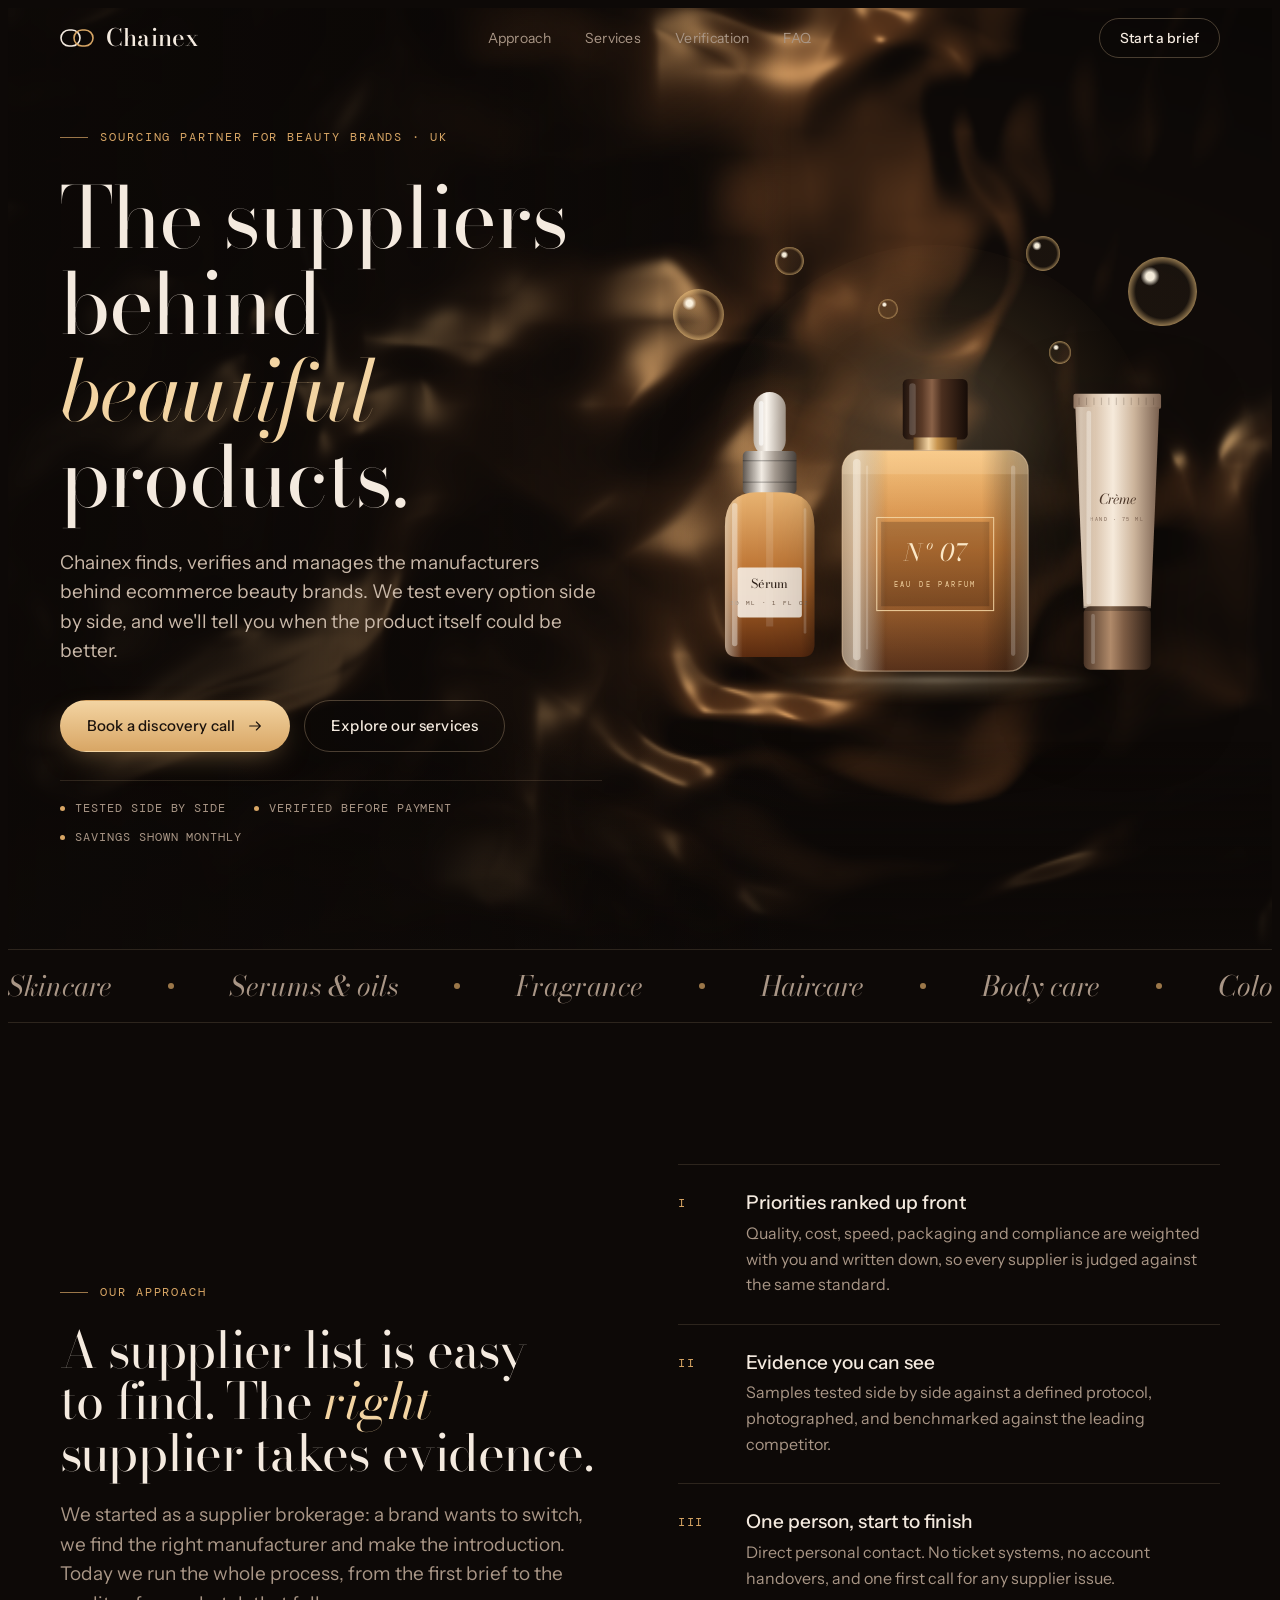
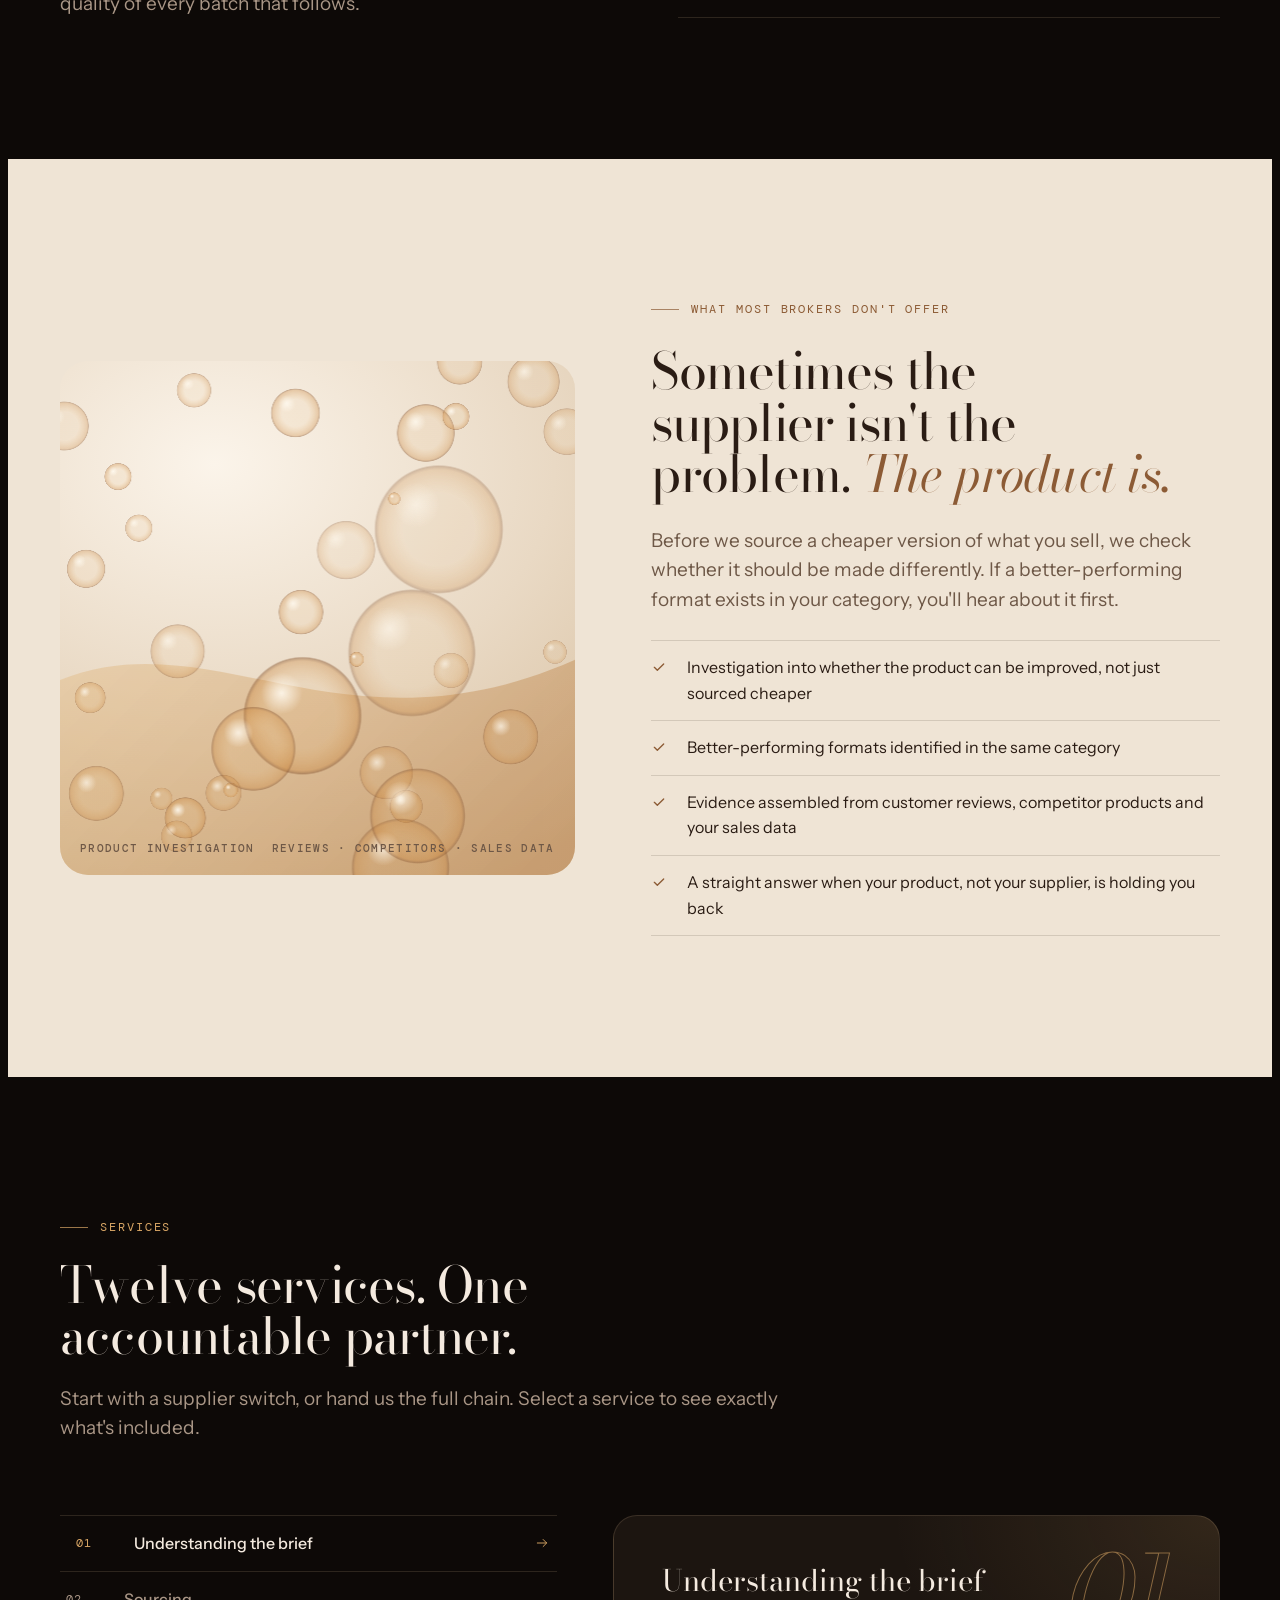
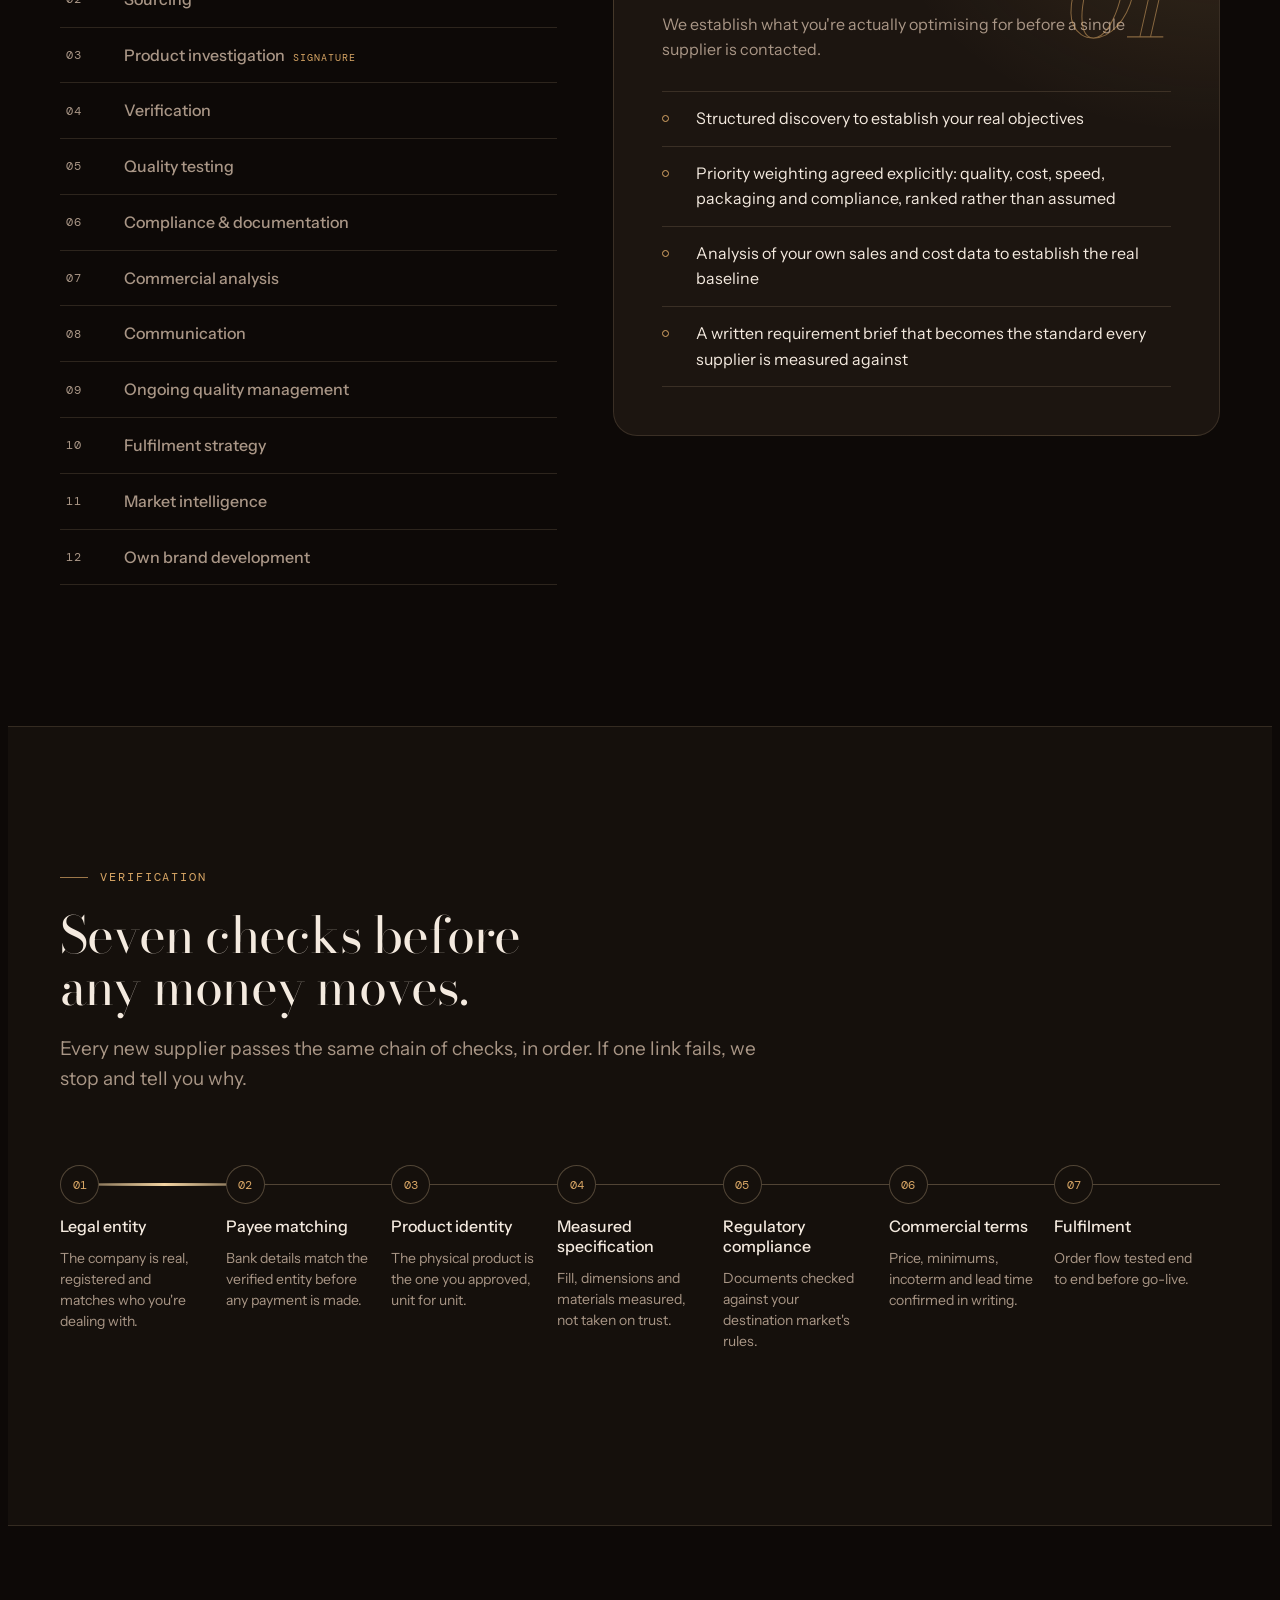
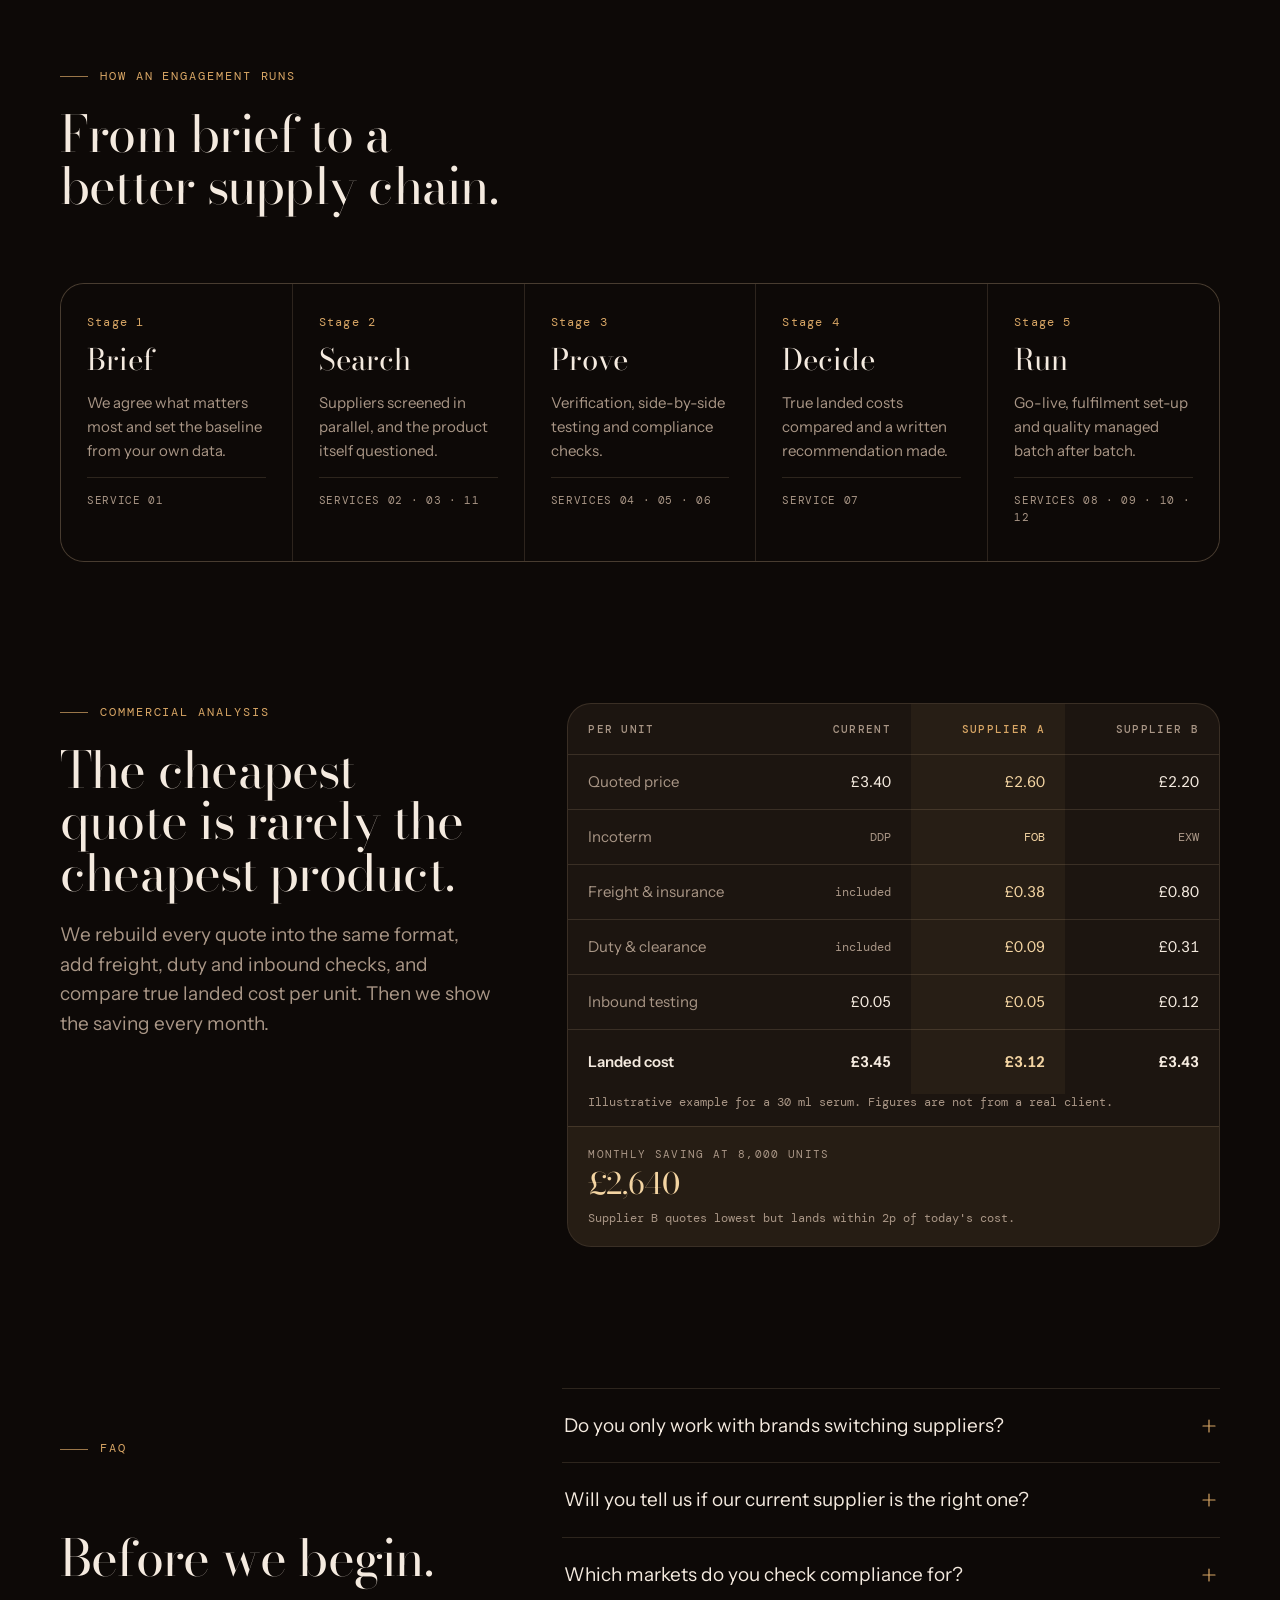
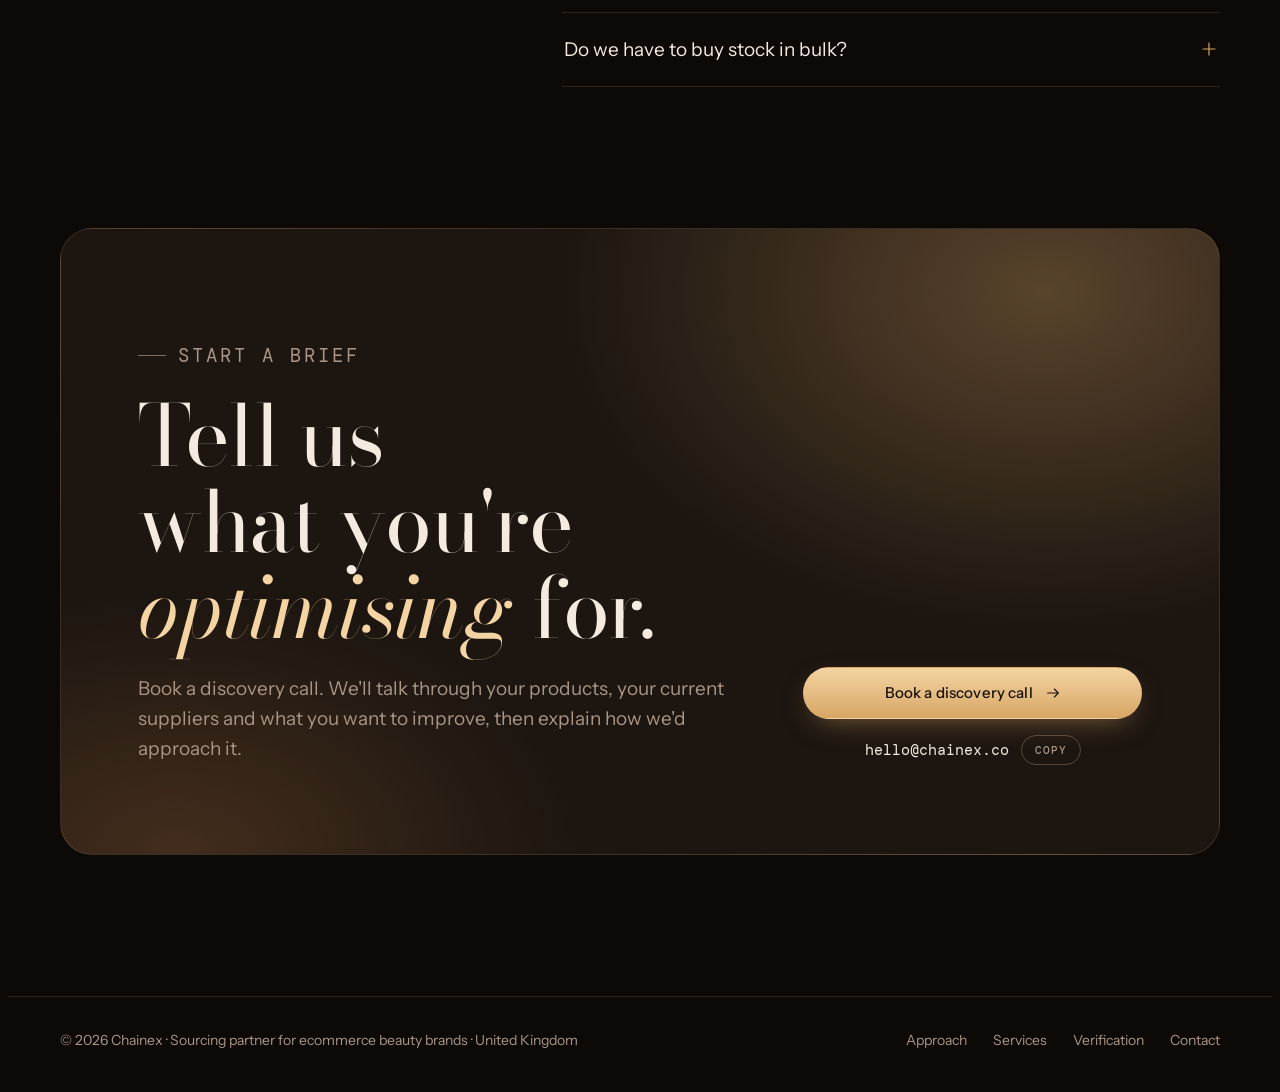
<file: index.html>
<!doctype html>
<html lang="en">
<head>
<meta charset="utf-8">
<meta name="viewport" content="width=device-width, initial-scale=1, viewport-fit=cover">
<title>Chainex</title>
<meta name="claude:viewport-fit-sides" content="cover">
<meta name="description" content="Chainex is a UK sourcing partner for ecommerce beauty brands. We find, verify, test and manage the suppliers behind your products.">
<link rel="preconnect" href="https://fonts.googleapis.com">
<link rel="preconnect" href="https://fonts.gstatic.com" crossorigin>
<link rel="stylesheet" href="https://fonts.googleapis.com/css2?family=Bodoni+Moda:ital,opsz,wght@0,6..96,400..600;1,6..96,400..500&family=Instrument+Sans:wght@400;500;600&family=DM+Mono:wght@400;500&display=swap">
<style>
/* Layout: "molten amber" — a dark, lit-from-within stage; product renders float in the hero, then the page settles into quiet espresso bands with one champagne band for the differentiator. Single deliberate dark theme. */
:root {
  --bg: #0D0907;          /* espresso black */
  --bg-2: #15100C;
  --surface: #1C1510;
  --line: rgba(236, 204, 160, 0.14);
  --line-strong: rgba(236, 204, 160, 0.28);
  --ink: #F4EADF;         /* champagne white */
  --muted: #A99686;
  --gold: #D8A665;
  --gold-hi: #F3D4A2;
  --bronze: #8C5B35;
  --cream: #EFE4D5;
  --cream-2: #E4D5C2;
  --cream-ink: #2A1C14;
  --cream-muted: #6E5847;

  --f-display: "Bodoni Moda", "Didot", "Bodoni 72", "Times New Roman", serif;
  --f-body: "Instrument Sans", "Helvetica Neue", Arial, system-ui, sans-serif;
  --f-mono: "DM Mono", ui-monospace, "SF Mono", Menlo, Consolas, monospace;

  --step--1: 0.8125rem;
  --step-0: 1rem;
  --step-1: 1.1875rem;
  --step-2: clamp(1.4rem, 1.2rem + 0.8vw, 1.85rem);
  --step-3: clamp(2rem, 1.4rem + 2.2vw, 3.25rem);
  --step-4: clamp(2.75rem, 1.6rem + 4.6vw, 5.75rem);

  --wrap: 1240px;
  --ease: cubic-bezier(.2,.7,.2,1);
  color-scheme: dark;
}

*, *::before, *::after { box-sizing: border-box; }
html { scroll-behavior: smooth; }
body {
  background: var(--bg);
  color: var(--ink);
  font-family: var(--f-body);
  font-size: var(--step-0);
  line-height: 1.6;
  -webkit-font-smoothing: antialiased;
  overflow-x: hidden;
}
h1, h2, h3 { margin: 0; font-weight: 400; text-wrap: balance; }
h1, h2 { font-family: var(--f-display); line-height: 1.02; letter-spacing: -0.015em; }
h3 { font-family: var(--f-body); font-weight: 500; line-height: 1.25; }
p, ul, ol { margin: 0; }
a { color: inherit; }
:focus-visible { outline: 1.5px solid var(--gold); outline-offset: 4px; border-radius: 4px; }

.wrap {
  max-width: var(--wrap);
  margin-inline: auto;
  padding-left: max(16px, env(safe-area-inset-left, 0px));
  padding-right: max(16px, env(safe-area-inset-right, 0px));
}
@media (min-width: 760px) {
  .wrap { padding-left: max(40px, env(safe-area-inset-left, 0px)); padding-right: max(40px, env(safe-area-inset-right, 0px)); }
}
section { padding-block: clamp(80px, 11vw, 150px); }
.eyebrow {
  font-family: var(--f-mono); font-size: 0.75rem; letter-spacing: 0.16em; text-transform: uppercase; color: var(--gold);
  display: inline-flex; align-items: center; gap: 12px;
}
.eyebrow::before { content: ""; width: 28px; height: 1px; background: currentColor; opacity: .7; }
.lede { font-size: var(--step-1); color: var(--muted); max-width: 56ch; line-height: 1.55; }
.section-head { display: grid; gap: 22px; max-width: 780px; margin-bottom: clamp(44px, 6vw, 72px); }
.section-head h2 { font-size: var(--step-3); }
em.gilt { font-style: italic; color: var(--gold-hi); }

.btn {
  display: inline-flex; align-items: center; gap: 12px;
  font: 500 0.9375rem/1 var(--f-body); letter-spacing: 0.01em;
  padding: 17px 26px; border-radius: 999px; border: 1px solid transparent;
  text-decoration: none; cursor: pointer;
  transition: background-color .3s var(--ease), color .3s var(--ease), border-color .3s var(--ease), box-shadow .3s var(--ease);
}
.btn svg { width: 16px; height: 16px; transition: transform .3s var(--ease); }
.btn:hover svg { transform: translateX(4px); }
.btn-gold { background: linear-gradient(180deg, var(--gold-hi), var(--gold)); color: #1B120C; box-shadow: 0 10px 30px -12px rgba(216,166,101,.6); }
.btn-gold:hover { box-shadow: 0 14px 40px -10px rgba(216,166,101,.85); }
.btn-line { border-color: var(--line-strong); color: var(--ink); }
.btn-line:hover { border-color: var(--gold); color: var(--gold-hi); }

/* Nav */
.nav {
  position: fixed; inset: 0 0 auto 0; z-index: 20;
  padding-top: env(safe-area-inset-top, 0px);
  transition: background-color .4s var(--ease), border-color .4s var(--ease);
  border-bottom: 1px solid transparent;
}
.nav.scrolled { background: rgba(13, 9, 7, 0.82); backdrop-filter: blur(14px); -webkit-backdrop-filter: blur(14px); border-color: var(--line); }
.nav .wrap { display: flex; align-items: center; justify-content: space-between; gap: 24px; padding-block: 18px; }
.brand { display: inline-flex; align-items: center; gap: 12px; text-decoration: none; font: 500 1.5rem/1 var(--f-display); letter-spacing: 0.01em; }
.brand svg { width: 34px; height: 22px; }
.nav-links { display: none; gap: 34px; font-size: 0.875rem; letter-spacing: 0.02em; }
.nav-links a { text-decoration: none; color: var(--muted); transition: color .25s; }
.nav-links a:hover { color: var(--ink); }
.nav .btn { padding: 12px 20px; font-size: 0.875rem; }
@media (min-width: 960px) { .nav-links { display: flex; } }

/* Hero */
.hero {
  position: relative; overflow: hidden; isolation: isolate;
  padding-block: calc(120px + env(safe-area-inset-top, 0px)) clamp(64px, 8vw, 110px);
  background:
    radial-gradient(60% 70% at 72% 48%, rgba(170, 108, 52, .55), transparent 70%),
    radial-gradient(40% 40% at 85% 20%, rgba(243, 212, 162, .18), transparent 70%),
    var(--bg);
}
.hero-bg { position: absolute; inset: 0; z-index: -2; width: 100%; height: 100%; display: block; opacity: 0; transition: opacity 1.4s var(--ease); }
.hero-bg.on { opacity: 1; }
.hero::after {
  content: ""; position: absolute; inset: 0; z-index: -1; pointer-events: none;
  background:
    linear-gradient(90deg, rgba(13,9,7,.92) 0%, rgba(13,9,7,.55) 38%, rgba(13,9,7,0) 62%),
    linear-gradient(0deg, var(--bg) 0%, rgba(13,9,7,0) 22%);
}
@media (max-width: 979px) {
  .hero::after { background: linear-gradient(180deg, rgba(13,9,7,.75) 0%, rgba(13,9,7,.35) 45%, rgba(13,9,7,.2) 70%, var(--bg) 100%); }
}
.hero .wrap { display: grid; gap: clamp(28px, 4vw, 48px); align-items: center; }
@media (min-width: 980px) { .hero .wrap { grid-template-columns: minmax(0, 1fr) minmax(0, 1.05fr); min-height: min(76vh, 760px); } }
.hero-copy { display: grid; gap: 28px; min-width: 0; max-width: 620px; }
.hero h1 { font-size: var(--step-4); }
.hero .lede { color: #C9B8A8; }
.hero-ctas { display: flex; flex-wrap: wrap; gap: 14px; padding-top: 6px; }
.hero-meta { display: flex; flex-wrap: wrap; gap: 10px 28px; padding-top: 18px; border-top: 1px solid var(--line); font-family: var(--f-mono); font-size: 0.75rem; letter-spacing: 0.08em; text-transform: uppercase; color: var(--muted); }
.hero-meta span { display: inline-flex; align-items: center; gap: 10px; }
.hero-meta span::before { content: ""; width: 5px; height: 5px; border-radius: 50%; background: var(--gold); }

/* Product stage */
.stage { position: relative; width: 100%; max-width: 620px; aspect-ratio: 1 / 0.92; margin-inline: auto; min-width: 0; }
@media (max-width: 979px) { .stage { max-width: 480px; } }
.halo {
  position: absolute; left: 50%; top: 46%; width: 78%; aspect-ratio: 1; transform: translate(-50%, -50%);
  border-radius: 50%;
  background: radial-gradient(circle at 50% 45%, rgba(243,212,162,.30), rgba(216,166,101,.10) 40%, transparent 68%);
  animation: breathe 9s ease-in-out infinite;
}
.plinth {
  position: absolute; left: 50%; bottom: 7%; width: 86%; height: 12%; transform: translateX(-50%);
  border-radius: 50%;
  background: radial-gradient(50% 50% at 50% 50%, rgba(243,212,162,.42), rgba(216,166,101,.12) 45%, transparent 72%);
  filter: blur(2px);
}
.plinth::after {
  content: ""; position: absolute; left: 18%; right: 18%; top: 46%; height: 2px; border-radius: 2px;
  background: linear-gradient(90deg, transparent, rgba(255,236,205,.9), transparent);
  filter: blur(1px);
}
.layer { position: absolute; will-change: transform; transition: transform .9s var(--ease); }
.product { position: absolute; display: block; filter: drop-shadow(0 30px 40px rgba(0,0,0,.55)); }
.p-perfume { left: 31%; bottom: 13%; width: 38%; animation: float 8s ease-in-out infinite; }
.p-serum { left: 10%; bottom: 17%; width: 22%; animation: float 7s ease-in-out -2.5s infinite; }
.p-tube { right: 9%; bottom: 15%; width: 18%; animation: float 9s ease-in-out -5s infinite; transform-origin: 50% 100%; }
.sweep { animation: sweep 7s ease-in-out infinite; }
.p-serum .sweep { animation-delay: 1.8s; }
.p-tube .sweep { animation-delay: 3.6s; }
.bubble {
  position: absolute; border-radius: 50%;
  background:
    radial-gradient(circle at 32% 28%, rgba(255,246,228,.95) 0 6%, rgba(255,240,210,.0) 14%),
    radial-gradient(circle at 50% 50%, rgba(243,200,130,.05) 0 55%, rgba(243,200,130,.55) 70%, rgba(170,108,52,.15) 76%, transparent 78%);
  animation: drift 14s ease-in-out infinite;
}
.b1 { width: 9%; aspect-ratio: 1; left: 4%; top: 12%; }
.b2 { width: 5%; aspect-ratio: 1; left: 22%; top: 4%; animation-delay: -4s; animation-duration: 11s; }
.b3 { width: 12%; aspect-ratio: 1; right: 4%; top: 6%; animation-delay: -7s; animation-duration: 16s; }
.b4 { width: 4%; aspect-ratio: 1; right: 26%; top: 22%; animation-delay: -2s; animation-duration: 10s; }
.b5 { width: 6%; aspect-ratio: 1; left: 66%; top: 2%; animation-delay: -9s; }
.b6 { width: 3.5%; aspect-ratio: 1; left: 40%; top: 14%; animation-delay: -5s; animation-duration: 12s; }
.drop {
  position: absolute; left: 20.4%; top: 36%; width: 1.8%; aspect-ratio: 0.72; border-radius: 50% 50% 50% 50% / 62% 62% 40% 40%;
  background: radial-gradient(circle at 35% 35%, #FFF1D6, #E2A75C 55%, #8C5B35);
  opacity: 0; animation: fall 7s ease-in 1.5s infinite;
}

/* Marquee */
.marquee { border-block: 1px solid var(--line); overflow: hidden; padding-block: 22px; }
.marquee-track { display: flex; width: max-content; gap: 56px; animation: scroll 50s linear infinite; }
.marquee-track span { font: italic 400 clamp(1.25rem, 1rem + 1vw, 1.75rem)/1 var(--f-display); color: var(--muted); white-space: nowrap; display: inline-flex; align-items: center; gap: 56px; }
.marquee-track span::after { content: ""; width: 6px; height: 6px; border-radius: 50%; background: var(--gold); opacity: .7; }

/* Approach */
.approach { display: grid; gap: clamp(40px, 6vw, 80px); }
@media (min-width: 980px) { .approach { grid-template-columns: 1fr 1fr; align-items: end; } }
.approach .section-head { margin-bottom: 0; }
.principles { display: grid; gap: 0; border-top: 1px solid var(--line); }
.principle { display: grid; grid-template-columns: 48px 1fr; gap: 20px; padding-block: 26px; border-bottom: 1px solid var(--line); }
.principle .k { font: 400 0.75rem var(--f-mono); color: var(--gold); letter-spacing: .1em; padding-top: 4px; }
.principle h3 { font-size: var(--step-1); margin-bottom: 6px; }
.principle p { color: var(--muted); }

/* Differentiator (cream band) */
.feature { background: var(--cream); color: var(--cream-ink); position: relative; overflow: hidden; }
.feature .eyebrow { color: var(--bronze); }
.feature .wrap { display: grid; gap: clamp(40px, 6vw, 88px); align-items: center; }
@media (min-width: 980px) { .feature .wrap { grid-template-columns: 0.95fr 1.05fr; } }
.feature-art { position: relative; aspect-ratio: 1; max-width: 520px; width: 100%; margin-inline: auto; border-radius: 28px; overflow: hidden;
  background: radial-gradient(120% 90% at 30% 20%, #FBF4EA, #E9D9C4 55%, #D7BF9F); }
.feature-art canvas { position: absolute; inset: 0; width: 100%; height: 100%; display: block; }
.feature-art .tag {
  position: absolute; left: 20px; bottom: 20px; right: 20px; display: flex; justify-content: space-between; gap: 12px; flex-wrap: wrap;
  font: 500 0.6875rem var(--f-mono); letter-spacing: .12em; text-transform: uppercase; color: var(--cream-muted);
}
.feature-copy { display: grid; gap: 26px; min-width: 0; }
.feature h2 { font-size: var(--step-3); }
.feature h2 em { font-style: italic; color: var(--bronze); }
.feature .lede { color: var(--cream-muted); }
.ticks { list-style: none; padding: 0; display: grid; gap: 0; border-top: 1px solid rgba(42,28,20,.14); }
.ticks li { display: grid; grid-template-columns: 22px 1fr; gap: 14px; padding-block: 14px; border-bottom: 1px solid rgba(42,28,20,.14); }
.ticks svg { width: 16px; height: 16px; color: var(--bronze); margin-top: 4px; }

/* Services explorer */
.explorer { display: grid; gap: 28px; }
@media (min-width: 980px) { .explorer { grid-template-columns: minmax(0, 0.9fr) minmax(0, 1.1fr); gap: 56px; align-items: start; } }
.svc-list { display: grid; border-top: 1px solid var(--line); }
@media (max-width: 979px) { .svc-list { grid-template-columns: repeat(auto-fill, minmax(min(100%, 240px), 1fr)); border-top: 0; gap: 8px; } }
.svc-tab {
  display: grid; grid-template-columns: 44px 1fr 16px; gap: 14px; align-items: center; text-align: left;
  background: transparent; color: var(--muted); border: 0; border-bottom: 1px solid var(--line);
  padding: 17px 6px; font: 500 1rem/1.3 var(--f-body); cursor: pointer;
  transition: color .25s var(--ease), padding .35s var(--ease), background-color .25s;
}
@media (max-width: 979px) { .svc-tab { border: 1px solid var(--line); border-radius: 12px; padding: 14px 16px; } }
.svc-tab .n { font: 400 0.75rem var(--f-mono); letter-spacing: .08em; color: var(--muted); }
.svc-tab svg { width: 14px; height: 14px; opacity: 0; transform: translateX(-6px); transition: opacity .3s, transform .3s var(--ease); color: var(--gold); }
.svc-tab:hover { color: var(--ink); }
.svc-tab[aria-selected="true"] { color: var(--ink); }
@media (min-width: 980px) { .svc-tab[aria-selected="true"] { padding-left: 16px; } }
@media (max-width: 979px) { .svc-tab[aria-selected="true"] { border-color: var(--gold); background: rgba(216,166,101,.06); } }
.svc-tab[aria-selected="true"] .n { color: var(--gold); }
.svc-tab[aria-selected="true"] svg { opacity: 1; transform: none; }
.svc-tab .star { font: 400 0.625rem var(--f-mono); letter-spacing: .1em; text-transform: uppercase; color: var(--gold); margin-left: 8px; white-space: nowrap; }
.svc-panel {
  position: relative; border: 1px solid var(--line); border-radius: 24px; padding: clamp(28px, 4vw, 48px);
  background: radial-gradient(90% 70% at 100% 0%, rgba(216,166,101,.12), transparent 60%), var(--surface);
  min-width: 0; overflow: hidden;
}
@media (min-width: 980px) { .svc-panel { position: sticky; top: 110px; } }
.svc-panel .big { font: italic 400 clamp(4.5rem, 3rem + 5vw, 7.5rem)/0.8 var(--f-display); color: transparent; -webkit-text-stroke: 1px rgba(216,166,101,.55); position: absolute; right: clamp(20px, 3vw, 40px); top: clamp(20px, 3vw, 36px); pointer-events: none; }
.svc-panel h3 { font: 400 var(--step-2)/1.15 var(--f-display); padding-right: 110px; }
.svc-panel .intro { color: var(--muted); margin-top: 14px; max-width: 52ch; padding-right: 40px; }
.svc-panel ul { list-style: none; padding: 0; margin-top: 28px; display: grid; gap: 0; border-top: 1px solid var(--line); }
.svc-panel li { display: grid; grid-template-columns: 20px 1fr; gap: 14px; padding-block: 14px; border-bottom: 1px solid var(--line); }
.svc-panel li::before { content: ""; width: 7px; height: 7px; border-radius: 50%; border: 1px solid var(--gold); margin-top: 9px; }
.svc-panel .flag { display: inline-block; margin-top: 18px; font: 500 0.6875rem var(--f-mono); letter-spacing: .12em; text-transform: uppercase; color: var(--gold); border: 1px solid rgba(216,166,101,.4); border-radius: 999px; padding: 7px 12px; }
.svc-body { animation: panelIn .5s var(--ease); }

/* Verification chain */
.verify { background: var(--bg-2); border-block: 1px solid var(--line); }
.chain { list-style: none; padding: 0; display: grid; gap: 0; position: relative; counter-reset: v; }
@media (min-width: 1040px) { .chain { grid-template-columns: repeat(7, minmax(0, 1fr)); } }
.chain::before { content: ""; position: absolute; background: var(--line-strong); }
.chain::after { content: ""; position: absolute; background: linear-gradient(90deg, transparent, var(--gold-hi), transparent); animation: travel 6s linear infinite; }
@media (min-width: 1040px) {
  .chain::before { left: 0; right: 0; top: 19px; height: 1px; }
  .chain::after { top: 18px; height: 3px; width: 18%; left: 0; }
}
@media (max-width: 1039px) {
  .chain::before { left: 19px; top: 0; bottom: 0; width: 1px; }
  .chain::after { left: 18px; width: 3px; height: 18%; top: 0; background: linear-gradient(180deg, transparent, var(--gold-hi), transparent); animation-name: travelY; }
}
.check { position: relative; display: grid; gap: 12px; align-content: start; padding: 0 18px 32px 0; counter-increment: v; }
@media (max-width: 1039px) { .check { grid-template-columns: 40px 1fr; gap: 6px 20px; padding: 0 0 28px 0; } .check .node { grid-row: span 2; } }
.node {
  width: 39px; height: 39px; border-radius: 50%; display: grid; place-items: center; position: relative; z-index: 1;
  background: var(--bg-2); border: 1px solid var(--line-strong); color: var(--gold);
  font: 400 0.75rem var(--f-mono);
  animation: lit 7s ease-in-out infinite;
}
.node::before { content: counter(v, decimal-leading-zero); }
.check:nth-child(2) .node { animation-delay: .7s; } .check:nth-child(3) .node { animation-delay: 1.4s; }
.check:nth-child(4) .node { animation-delay: 2.1s; } .check:nth-child(5) .node { animation-delay: 2.8s; }
.check:nth-child(6) .node { animation-delay: 3.5s; } .check:nth-child(7) .node { animation-delay: 4.2s; }
.check h3 { font-size: 1rem; }
.check p { color: var(--muted); font-size: 0.875rem; line-height: 1.5; }

/* Engagement steps */
.steps { list-style: none; padding: 0; display: grid; gap: 1px; background: var(--line); border: 1px solid var(--line); border-radius: 24px; overflow: hidden; }
@media (min-width: 760px) { .steps { grid-template-columns: repeat(2, minmax(0, 1fr)); } }
@media (min-width: 1100px) { .steps { grid-template-columns: repeat(5, minmax(0, 1fr)); } }
.steps li { background: var(--bg); padding: 30px 26px 34px; display: grid; gap: 14px; align-content: start; transition: background-color .35s var(--ease); }
.steps li:hover { background: var(--surface); }
.steps .k { font: 400 0.75rem var(--f-mono); letter-spacing: .1em; color: var(--gold); }
.steps h3 { font: 400 var(--step-2)/1.1 var(--f-display); }
.steps p { color: var(--muted); font-size: 0.9375rem; }
.steps .svcs { font: 400 0.6875rem/1.6 var(--f-mono); letter-spacing: .06em; text-transform: uppercase; color: var(--muted); padding-top: 14px; border-top: 1px solid var(--line); }

/* Landed cost */
.money { display: grid; gap: clamp(40px, 6vw, 72px); align-items: start; }
@media (min-width: 1040px) { .money { grid-template-columns: 0.8fr 1.2fr; } }
.money .section-head { margin-bottom: 0; }
.table-card { border: 1px solid var(--line); border-radius: 24px; background: var(--surface); overflow: hidden; min-width: 0; }
.table-scroll { overflow-x: auto; }
table { width: 100%; border-collapse: collapse; min-width: 560px; font-variant-numeric: tabular-nums; }
th, td { padding: 15px 20px; text-align: right; border-bottom: 1px solid var(--line); font-size: 0.9375rem; white-space: nowrap; }
th:first-child, td:first-child { text-align: left; color: var(--muted); }
thead th { font: 500 0.6875rem var(--f-mono); letter-spacing: .12em; text-transform: uppercase; color: var(--muted); padding-block: 18px; }
thead th.pick { color: var(--gold); }
td.pick { color: var(--gold-hi); background: rgba(216,166,101,.06); }
thead th.pick { background: rgba(216,166,101,.06); }
.inc { font: 400 0.75rem var(--f-mono); color: var(--muted); }
tr.total td { font-weight: 600; color: var(--ink); border-bottom: 0; padding-block: 20px; }
tr.total td:first-child { color: var(--ink); }
tr.total td.pick { color: var(--gold-hi); }
.table-foot { display: flex; flex-wrap: wrap; justify-content: space-between; align-items: center; gap: 12px 24px; padding: 20px; border-top: 1px solid var(--line); background: rgba(216,166,101,.05); }
.saving { font: 400 var(--step-2)/1 var(--f-display); color: var(--gold-hi); }
.saving small { display: block; font: 400 0.6875rem var(--f-mono); letter-spacing: .12em; text-transform: uppercase; color: var(--muted); margin-bottom: 8px; }
.note { font: 400 0.75rem var(--f-mono); color: var(--muted); }

/* FAQ */
.faq { display: grid; gap: clamp(36px, 5vw, 72px); }
@media (min-width: 980px) { .faq { grid-template-columns: 0.8fr 1.2fr; } }
.faq .section-head { margin-bottom: 0; }
.qa { border-top: 1px solid var(--line); }
.qa:last-child { border-bottom: 1px solid var(--line); }
.qa summary { list-style: none; cursor: pointer; display: flex; justify-content: space-between; gap: 20px; align-items: center; padding: 24px 2px; font: 400 var(--step-1)/1.35 var(--f-body); transition: color .25s; }
.qa summary:hover { color: var(--gold-hi); }
.qa summary::-webkit-details-marker { display: none; }
.qa summary svg { width: 18px; height: 18px; flex: none; color: var(--gold); transition: transform .35s var(--ease); }
.qa[open] summary svg { transform: rotate(45deg); }
.qa p { padding: 0 2px 26px; color: var(--muted); max-width: 62ch; }

/* CTA */
.cta { padding-top: 0; }
.cta-card {
  position: relative; overflow: hidden; border-radius: 32px; border: 1px solid var(--line);
  padding: clamp(40px, 7vw, 96px) clamp(24px, 6vw, 80px);
  background:
    radial-gradient(70% 90% at 85% 10%, rgba(216,166,101,.32), transparent 60%),
    radial-gradient(50% 60% at 10% 100%, rgba(140,91,53,.35), transparent 70%),
    var(--surface);
  display: grid; gap: 36px;
}
@media (min-width: 980px) { .cta-card { grid-template-columns: 1.3fr 0.7fr; align-items: end; } }
.cta-card h2 { font-size: var(--step-4); }
.cta-card p { color: var(--muted); max-width: 48ch; margin-top: 22px; font-size: var(--step-1); }
.cta-side { display: grid; gap: 16px; min-width: 0; }
.cta-side .btn { justify-content: center; }
.email-row { display: flex; align-items: center; justify-content: center; gap: 12px; flex-wrap: wrap; font: 400 0.9375rem var(--f-mono); color: var(--ink); }
.email-row code { font-family: inherit; user-select: all; }
.copy { font: 500 0.6875rem var(--f-mono); letter-spacing: .1em; text-transform: uppercase; color: var(--muted); background: transparent; border: 1px solid var(--line-strong); border-radius: 999px; padding: 7px 13px; cursor: pointer; transition: color .25s, border-color .25s; }
.copy:hover { color: var(--gold-hi); border-color: var(--gold); }

footer { border-top: 1px solid var(--line); }
footer .wrap { display: flex; flex-wrap: wrap; justify-content: space-between; align-items: center; gap: 18px; padding-block: 32px; color: var(--muted); font-size: 0.875rem; }
footer nav { display: flex; gap: 26px; flex-wrap: wrap; }
footer a { text-decoration: none; }
footer a:hover { color: var(--ink); }

@keyframes float { 0%, 100% { transform: translateY(0) rotate(0deg); } 50% { transform: translateY(-3.5%) rotate(.6deg); } }
@keyframes sweep { 0%, 15% { transform: translateX(-160%) skewX(-14deg); } 55%, 100% { transform: translateX(260%) skewX(-14deg); } }
@keyframes drift { 0%, 100% { transform: translate(0, 0); } 33% { transform: translate(8px, -14px); } 66% { transform: translate(-6px, -6px); } }
@keyframes breathe { 0%, 100% { opacity: .85; transform: translate(-50%, -50%) scale(1); } 50% { opacity: 1; transform: translate(-50%, -50%) scale(1.06); } }
@keyframes fall { 0% { opacity: 0; transform: translateY(0) scale(.6); } 10% { opacity: 1; transform: translateY(0) scale(1); } 40% { opacity: 1; transform: translateY(260%) scale(1); } 48%, 100% { opacity: 0; transform: translateY(330%) scale(.8); } }
@keyframes scroll { to { transform: translateX(-50%); } }
@keyframes travel { from { left: -18%; } to { left: 100%; } }
@keyframes travelY { from { top: -18%; } to { top: 100%; } }
@keyframes lit { 0%, 18%, 100% { border-color: var(--line-strong); box-shadow: none; color: var(--gold); } 6%, 12% { border-color: var(--gold); box-shadow: 0 0 0 6px rgba(216,166,101,.12), 0 0 24px rgba(243,212,162,.45); color: var(--gold-hi); } }
@keyframes panelIn { from { opacity: .3; transform: translateY(8px); } to { opacity: 1; transform: none; } }

@media (prefers-reduced-motion: reduce) {
  *, *::before, *::after { animation: none !important; transition: none !important; }
  html { scroll-behavior: auto; }
  .drop { display: none; }
}
</style>
</head>
<body>

<svg width="0" height="0" style="position:absolute" aria-hidden="true" focusable="false">
  <defs>
    <linearGradient id="g-amber" x1="0" y1="0" x2="0" y2="1">
      <stop offset="0" stop-color="#F6C27A"/><stop offset=".45" stop-color="#C7772F"/><stop offset="1" stop-color="#4A220C"/>
    </linearGradient>
    <linearGradient id="g-amber-side" x1="0" y1="0" x2="1" y2="0">
      <stop offset="0" stop-color="#000" stop-opacity=".45"/><stop offset=".25" stop-color="#000" stop-opacity="0"/><stop offset=".75" stop-color="#000" stop-opacity="0"/><stop offset="1" stop-color="#000" stop-opacity=".5"/>
    </linearGradient>
    <linearGradient id="g-glass" x1="0" y1="0" x2="1" y2="0">
      <stop offset="0" stop-color="#FFE9C8" stop-opacity=".35"/><stop offset=".12" stop-color="#FFE9C8" stop-opacity=".08"/><stop offset=".88" stop-color="#FFE9C8" stop-opacity=".06"/><stop offset="1" stop-color="#FFE9C8" stop-opacity=".3"/>
    </linearGradient>
    <linearGradient id="g-cap" x1="0" y1="0" x2="1" y2="0">
      <stop offset="0" stop-color="#1E120C"/><stop offset=".3" stop-color="#5A3A27"/><stop offset=".45" stop-color="#8A6248"/><stop offset=".6" stop-color="#4B2F1F"/><stop offset="1" stop-color="#160C07"/>
    </linearGradient>
    <linearGradient id="g-goldmetal" x1="0" y1="0" x2="1" y2="0">
      <stop offset="0" stop-color="#6E4A22"/><stop offset=".35" stop-color="#F3D4A2"/><stop offset=".55" stop-color="#C8954F"/><stop offset="1" stop-color="#5A3A18"/>
    </linearGradient>
    <linearGradient id="g-silver" x1="0" y1="0" x2="1" y2="0">
      <stop offset="0" stop-color="#5F5750"/><stop offset=".35" stop-color="#F2ECE4"/><stop offset=".6" stop-color="#A69C92"/><stop offset="1" stop-color="#4A433D"/>
    </linearGradient>
    <linearGradient id="g-bulb" x1="0" y1="0" x2="1" y2="0">
      <stop offset="0" stop-color="#BDB2A6"/><stop offset=".4" stop-color="#FBF6EF"/><stop offset="1" stop-color="#9C9084"/>
    </linearGradient>
    <linearGradient id="g-serum" x1="0" y1="0" x2="0" y2="1">
      <stop offset="0" stop-color="#E9B472"/><stop offset=".55" stop-color="#B66A2A"/><stop offset="1" stop-color="#5A2B10"/>
    </linearGradient>
    <linearGradient id="g-tube" x1="0" y1="0" x2="1" y2="0">
      <stop offset="0" stop-color="#8E7360"/><stop offset=".22" stop-color="#D9C3AC"/><stop offset=".45" stop-color="#F6EADB"/><stop offset=".7" stop-color="#CDB59C"/><stop offset="1" stop-color="#7A6150"/>
    </linearGradient>
    <linearGradient id="g-tubecap" x1="0" y1="0" x2="1" y2="0">
      <stop offset="0" stop-color="#4A3426"/><stop offset=".4" stop-color="#B08A6A"/><stop offset=".6" stop-color="#7E5D45"/><stop offset="1" stop-color="#2E1F16"/>
    </linearGradient>
    <linearGradient id="g-sweep" x1="0" y1="0" x2="1" y2="0">
      <stop offset="0" stop-color="#FFF4E2" stop-opacity="0"/><stop offset=".5" stop-color="#FFF4E2" stop-opacity=".55"/><stop offset="1" stop-color="#FFF4E2" stop-opacity="0"/>
    </linearGradient>
    <clipPath id="c-perfume"><rect x="14" y="66" width="172" height="204" rx="18"/></clipPath>
    <clipPath id="c-serum"><path d="M20 150 Q20 112 56 112 H84 Q120 112 120 150 V282 Q120 296 106 296 H34 Q20 296 20 282 Z"/></clipPath>
    <clipPath id="c-tube"><path d="M10 16 H100 L91 232 H19 Z"/></clipPath>
  </defs>
  <symbol id="i-arrow" viewBox="0 0 24 24"><path fill="none" stroke="currentColor" stroke-width="1.6" stroke-linecap="round" stroke-linejoin="round" d="M4 12h16M14 6l6 6-6 6"/></symbol>
  <symbol id="i-plus" viewBox="0 0 24 24"><path fill="none" stroke="currentColor" stroke-width="1.6" stroke-linecap="round" d="M12 4v16M4 12h16"/></symbol>
  <symbol id="i-check" viewBox="0 0 24 24"><path fill="none" stroke="currentColor" stroke-width="2" stroke-linecap="round" stroke-linejoin="round" d="M5 12.5l4.5 4.5L19 7.5"/></symbol>
</svg>

<header class="nav" id="nav">
  <div class="wrap">
    <a class="brand" href="#top" aria-label="Chainex home">
      <svg viewBox="0 0 34 22" aria-hidden="true"><rect x="1" y="3" width="19" height="16" rx="8" fill="none" stroke="#F4EADF" stroke-width="1.6"/><rect x="14" y="3" width="19" height="16" rx="8" fill="none" stroke="#D8A665" stroke-width="1.6"/></svg>
      Chainex
    </a>
    <nav class="nav-links" aria-label="Main">
      <a href="#approach">Approach</a>
      <a href="#services">Services</a>
      <a href="#verification">Verification</a>
      <a href="#faq">FAQ</a>
    </nav>
    <a class="btn btn-line" href="#contact">Start a brief</a>
  </div>
</header>

<main id="top">
  <section class="hero" aria-labelledby="hero-title">
    <canvas class="hero-bg" id="hero-bg" aria-hidden="true"></canvas>
    <div class="wrap">
      <div class="hero-copy">
        <p class="eyebrow">Sourcing partner for beauty brands · UK</p>
        <h1 id="hero-title">The suppliers behind <em class="gilt">beautiful</em> products.</h1>
        <p class="lede">Chainex finds, verifies and manages the manufacturers behind ecommerce beauty brands. We test every option side by side, and we'll tell you when the product itself could be better.</p>
        <div class="hero-ctas">
          <a class="btn btn-gold" href="#contact">Book a discovery call <svg aria-hidden="true"><use href="#i-arrow"/></svg></a>
          <a class="btn btn-line" href="#services">Explore our services</a>
        </div>
        <div class="hero-meta">
          <span>Tested side by side</span>
          <span>Verified before payment</span>
          <span>Savings shown monthly</span>
        </div>
      </div>

      <div class="stage" id="stage" aria-hidden="true">
        <div class="halo"></div>
        <div class="plinth"></div>
        <div class="layer" data-depth="10" style="inset:0">
          <span class="bubble b1"></span><span class="bubble b3"></span><span class="bubble b5"></span>
        </div>
        <div class="layer" data-depth="18" style="inset:0">
          <svg class="product p-serum" viewBox="0 0 140 300">
            <rect x="52" y="0" width="36" height="72" rx="18" fill="url(#g-bulb)"/>
            <rect x="58" y="10" width="5" height="50" rx="2.5" fill="#fff" opacity=".6"/>
            <rect x="40" y="66" width="60" height="48" rx="5" fill="url(#g-silver)"/>
            <rect x="40" y="76" width="60" height="1.5" fill="#000" opacity=".25"/>
            <rect x="40" y="100" width="60" height="1.5" fill="#000" opacity=".25"/>
            <path d="M20 150 Q20 112 56 112 H84 Q120 112 120 150 V282 Q120 296 106 296 H34 Q20 296 20 282 Z" fill="url(#g-serum)"/>
            <g clip-path="url(#c-serum)">
              <rect x="0" y="100" width="140" height="200" fill="url(#g-amber-side)"/>
              <rect x="66" y="112" width="8" height="150" fill="#fff" opacity=".12"/>
              <rect x="34" y="196" width="72" height="56" rx="3" fill="#F4EADF" opacity=".92"/>
              <text x="70" y="219" text-anchor="middle" font-family="Bodoni Moda, Didot, serif" font-size="14" fill="#2A1C14">Sérum</text>
              <text x="70" y="238" text-anchor="middle" font-family="DM Mono, monospace" font-size="6.5" letter-spacing="1.5" fill="#6E5847">30 ML · 1 FL OZ</text>
              <rect x="28" y="124" width="6" height="160" rx="3" fill="#fff" opacity=".38"/>
              <rect x="108" y="130" width="3" height="140" rx="1.5" fill="#fff" opacity=".2"/>
              <rect class="sweep" x="0" y="90" width="40" height="220" fill="url(#g-sweep)" style="transform-box: fill-box"/>
            </g>
          </svg>
          <span class="drop"></span>
        </div>
        <div class="layer" data-depth="28" style="inset:0">
          <svg class="product p-perfume" viewBox="0 0 200 280">
            <rect x="70" y="0" width="60" height="56" rx="5" fill="url(#g-cap)"/>
            <rect x="76" y="4" width="6" height="48" rx="3" fill="#fff" opacity=".18"/>
            <rect x="80" y="54" width="40" height="14" fill="url(#g-goldmetal)"/>
            <rect x="14" y="66" width="172" height="204" rx="18" fill="#2A1309"/>
            <g clip-path="url(#c-perfume)">
              <rect x="14" y="66" width="172" height="204" fill="url(#g-amber)"/>
              <rect x="14" y="66" width="172" height="204" fill="url(#g-amber-side)"/>
              <rect x="14" y="66" width="172" height="204" fill="url(#g-glass)"/>
              <rect x="14" y="66" width="172" height="22" fill="#FFE6C2" opacity=".18"/>
              <rect x="46" y="128" width="108" height="86" fill="none" stroke="#F3D4A2" stroke-width="1" opacity=".9"/>
              <rect x="50" y="132" width="100" height="78" fill="#1A0D06" opacity=".22"/>
              <text x="100" y="168" text-anchor="middle" font-family="Bodoni Moda, Didot, serif" font-size="22" font-style="italic" fill="#FBE7C6">Nº 07</text>
              <text x="100" y="192" text-anchor="middle" font-family="DM Mono, monospace" font-size="6.5" letter-spacing="2.2" fill="#F3D4A2">EAU DE PARFUM</text>
              <rect x="24" y="74" width="7" height="186" rx="3.5" fill="#fff" opacity=".42"/>
              <rect x="36" y="80" width="2" height="170" rx="1" fill="#fff" opacity=".2"/>
              <rect x="170" y="80" width="4" height="176" rx="2" fill="#fff" opacity=".22"/>
              <rect class="sweep" x="0" y="50" width="54" height="240" fill="url(#g-sweep)" style="transform-box: fill-box"/>
            </g>
            <rect x="14" y="66" width="172" height="204" rx="18" fill="none" stroke="#FFE3BC" stroke-opacity=".45" stroke-width="1.2"/>
          </svg>
        </div>
        <div class="layer" data-depth="22" style="inset:0">
          <svg class="product p-tube" viewBox="0 0 110 300">
            <rect x="8" y="2" width="94" height="16" rx="2" fill="url(#g-tube)"/>
            <g opacity=".25" stroke="#3A2A1E" stroke-width="1"><path d="M14 6v8M22 6v8M30 6v8M38 6v8M46 6v8M54 6v8M62 6v8M70 6v8M78 6v8M86 6v8M94 6v8"/></g>
            <path d="M10 16 H100 L91 232 H19 Z" fill="url(#g-tube)"/>
            <g clip-path="url(#c-tube)">
              <text x="55" y="120" text-anchor="middle" font-family="Bodoni Moda, Didot, serif" font-size="15" font-style="italic" fill="#4A3426">Crème</text>
              <text x="55" y="138" text-anchor="middle" font-family="DM Mono, monospace" font-size="5.5" letter-spacing="1.6" fill="#7A6150">HAND · 75 ML</text>
              <rect x="22" y="20" width="5" height="208" rx="2.5" fill="#fff" opacity=".35"/>
              <rect class="sweep" x="0" y="0" width="32" height="240" fill="url(#g-sweep)" style="transform-box: fill-box"/>
            </g>
            <rect x="19" y="230" width="72" height="68" rx="7" fill="url(#g-tubecap)"/>
            <rect x="19" y="230" width="72" height="5" fill="#000" opacity=".25"/>
            <rect x="27" y="238" width="4" height="54" rx="2" fill="#fff" opacity=".2"/>
          </svg>
        </div>
        <div class="layer" data-depth="40" style="inset:0">
          <span class="bubble b2"></span><span class="bubble b4"></span><span class="bubble b6"></span>
        </div>
      </div>
    </div>
  </section>

  <div class="marquee" aria-hidden="true">
    <div class="marquee-track">
      <span>Skincare</span><span>Serums &amp; oils</span><span>Fragrance</span><span>Haircare</span><span>Body care</span><span>Colour cosmetics</span><span>Packaging</span><span>Own brand</span>
      <span>Skincare</span><span>Serums &amp; oils</span><span>Fragrance</span><span>Haircare</span><span>Body care</span><span>Colour cosmetics</span><span>Packaging</span><span>Own brand</span>
    </div>
  </div>

  <section id="approach" aria-labelledby="approach-title">
    <div class="wrap approach">
      <div class="section-head">
        <p class="eyebrow">Our approach</p>
        <h2 id="approach-title">A supplier list is easy to find. The <em class="gilt">right</em> supplier takes evidence.</h2>
        <p class="lede">We started as a supplier brokerage: a brand wants to switch, we find the right manufacturer and make the introduction. Today we run the whole process, from the first brief to the quality of every batch that follows.</p>
      </div>
      <div class="principles">
        <div class="principle">
          <span class="k">I</span>
          <div><h3>Priorities ranked up front</h3><p>Quality, cost, speed, packaging and compliance are weighted with you and written down, so every supplier is judged against the same standard.</p></div>
        </div>
        <div class="principle">
          <span class="k">II</span>
          <div><h3>Evidence you can see</h3><p>Samples tested side by side against a defined protocol, photographed, and benchmarked against the leading competitor.</p></div>
        </div>
        <div class="principle">
          <span class="k">III</span>
          <div><h3>One person, start to finish</h3><p>Direct personal contact. No ticket systems, no account handovers, and one first call for any supplier issue.</p></div>
        </div>
      </div>
    </div>
  </section>

  <section class="feature" aria-labelledby="feature-title">
    <div class="wrap">
      <div class="feature-art">
        <canvas id="serum-canvas" aria-hidden="true"></canvas>
        <div class="tag"><span>Product investigation</span><span>Reviews · Competitors · Sales data</span></div>
      </div>
      <div class="feature-copy">
        <p class="eyebrow">What most brokers don't offer</p>
        <h2 id="feature-title">Sometimes the supplier isn't the problem. <em>The product is.</em></h2>
        <p class="lede">Before we source a cheaper version of what you sell, we check whether it should be made differently. If a better-performing format exists in your category, you'll hear about it first.</p>
        <ul class="ticks">
          <li><svg aria-hidden="true"><use href="#i-check"/></svg><span>Investigation into whether the product can be improved, not just sourced cheaper</span></li>
          <li><svg aria-hidden="true"><use href="#i-check"/></svg><span>Better-performing formats identified in the same category</span></li>
          <li><svg aria-hidden="true"><use href="#i-check"/></svg><span>Evidence assembled from customer reviews, competitor products and your sales data</span></li>
          <li><svg aria-hidden="true"><use href="#i-check"/></svg><span>A straight answer when your product, not your supplier, is holding you back</span></li>
        </ul>
      </div>
    </div>
  </section>

  <section id="services" aria-labelledby="services-title">
    <div class="wrap">
      <div class="section-head">
        <p class="eyebrow">Services</p>
        <h2 id="services-title">Twelve services. One accountable partner.</h2>
        <p class="lede">Start with a supplier switch, or hand us the full chain. Select a service to see exactly what's included.</p>
      </div>

      <div class="explorer">
        <div class="svc-list" role="tablist" aria-label="Chainex services">
          <button class="svc-tab" role="tab" id="t1" aria-controls="p1" aria-selected="true"><span class="n">01</span><span>Understanding the brief</span><svg aria-hidden="true"><use href="#i-arrow"/></svg></button>
          <button class="svc-tab" role="tab" id="t2" aria-controls="p2" aria-selected="false" tabindex="-1"><span class="n">02</span><span>Sourcing</span><svg aria-hidden="true"><use href="#i-arrow"/></svg></button>
          <button class="svc-tab" role="tab" id="t3" aria-controls="p3" aria-selected="false" tabindex="-1"><span class="n">03</span><span>Product investigation<span class="star">Signature</span></span><svg aria-hidden="true"><use href="#i-arrow"/></svg></button>
          <button class="svc-tab" role="tab" id="t4" aria-controls="p4" aria-selected="false" tabindex="-1"><span class="n">04</span><span>Verification</span><svg aria-hidden="true"><use href="#i-arrow"/></svg></button>
          <button class="svc-tab" role="tab" id="t5" aria-controls="p5" aria-selected="false" tabindex="-1"><span class="n">05</span><span>Quality testing</span><svg aria-hidden="true"><use href="#i-arrow"/></svg></button>
          <button class="svc-tab" role="tab" id="t6" aria-controls="p6" aria-selected="false" tabindex="-1"><span class="n">06</span><span>Compliance &amp; documentation</span><svg aria-hidden="true"><use href="#i-arrow"/></svg></button>
          <button class="svc-tab" role="tab" id="t7" aria-controls="p7" aria-selected="false" tabindex="-1"><span class="n">07</span><span>Commercial analysis</span><svg aria-hidden="true"><use href="#i-arrow"/></svg></button>
          <button class="svc-tab" role="tab" id="t8" aria-controls="p8" aria-selected="false" tabindex="-1"><span class="n">08</span><span>Communication</span><svg aria-hidden="true"><use href="#i-arrow"/></svg></button>
          <button class="svc-tab" role="tab" id="t9" aria-controls="p9" aria-selected="false" tabindex="-1"><span class="n">09</span><span>Ongoing quality management</span><svg aria-hidden="true"><use href="#i-arrow"/></svg></button>
          <button class="svc-tab" role="tab" id="t10" aria-controls="p10" aria-selected="false" tabindex="-1"><span class="n">10</span><span>Fulfilment strategy</span><svg aria-hidden="true"><use href="#i-arrow"/></svg></button>
          <button class="svc-tab" role="tab" id="t11" aria-controls="p11" aria-selected="false" tabindex="-1"><span class="n">11</span><span>Market intelligence</span><svg aria-hidden="true"><use href="#i-arrow"/></svg></button>
          <button class="svc-tab" role="tab" id="t12" aria-controls="p12" aria-selected="false" tabindex="-1"><span class="n">12</span><span>Own brand development</span><svg aria-hidden="true"><use href="#i-arrow"/></svg></button>
        </div>

        <div class="svc-panel" aria-live="polite">
          <div class="svc-body" role="tabpanel" id="p1" aria-labelledby="t1">
            <span class="big" aria-hidden="true">01</span>
            <h3>Understanding the brief</h3>
            <p class="intro">We establish what you're actually optimising for before a single supplier is contacted.</p>
            <ul>
              <li>Structured discovery to establish your real objectives</li>
              <li>Priority weighting agreed explicitly: quality, cost, speed, packaging and compliance, ranked rather than assumed</li>
              <li>Analysis of your own sales and cost data to establish the real baseline</li>
              <li>A written requirement brief that becomes the standard every supplier is measured against</li>
            </ul>
          </div>
          <div class="svc-body" role="tabpanel" id="p2" aria-labelledby="t2" hidden>
            <span class="big" aria-hidden="true">02</span>
            <h3>Sourcing</h3>
            <p class="intro">A search built around your brief, run across several suppliers at once.</p>
            <ul>
              <li>Tailored supplier search against your criteria, not a fixed contact list</li>
              <li>Multiple suppliers approached and screened in parallel</li>
              <li>Factory-ready supplier briefs: your requirements translated into a specification a manufacturer can quote against</li>
              <li>Direct negotiation on price, minimums, lead times and terms</li>
              <li>Backup supplier options kept warm, so a single supplier failing isn't a crisis</li>
            </ul>
          </div>
          <div class="svc-body" role="tabpanel" id="p3" aria-labelledby="t3" hidden>
            <span class="big" aria-hidden="true">03</span>
            <h3>Product investigation</h3>
            <p class="intro">We look at whether the product itself should change, not only who makes it.</p>
            <ul>
              <li>Investigating whether the product can be improved, not just sourced cheaper</li>
              <li>Identifying better-performing formats in the same category</li>
              <li>Evidence assembled from customer reviews, competitor products and sales data</li>
              <li>Telling you when the answer is that your product is the problem, not your supplier</li>
            </ul>
            <span class="flag">Our signature service</span>
          </div>
          <div class="svc-body" role="tabpanel" id="p4" aria-labelledby="t4" hidden>
            <span class="big" aria-hidden="true">04</span>
            <h3>Verification</h3>
            <p class="intro">Seven checks completed before you commit money to a new supplier.</p>
            <ul>
              <li>Legal entity</li>
              <li>Payee matching</li>
              <li>Physical product identity</li>
              <li>Measured specification</li>
              <li>Regulatory compliance</li>
              <li>Commercial terms</li>
              <li>Fulfilment</li>
            </ul>
          </div>
          <div class="svc-body" role="tabpanel" id="p5" aria-labelledby="t5" hidden>
            <span class="big" aria-hidden="true">05</span>
            <h3>Quality testing</h3>
            <p class="intro">Objective, documented testing you can compare line by line.</p>
            <ul>
              <li>Samples obtained from multiple suppliers and tested side by side</li>
              <li>Structured physical testing against a defined protocol, documented with photographs</li>
              <li>Multiple units tested from the same shipment to expose batch inconsistency</li>
              <li>Benchmarking against the leading competitor product</li>
              <li>An objective written comparison and recommendation</li>
            </ul>
          </div>
          <div class="svc-body" role="tabpanel" id="p6" aria-labelledby="t6" hidden>
            <span class="big" aria-hidden="true">06</span>
            <h3>Compliance &amp; documentation</h3>
            <p class="intro">Every document your destination market requires, collected and checked.</p>
            <ul>
              <li>Full ingredient declarations collected and assessed</li>
              <li>Ingredients checked clause by clause against your destination market's regulations</li>
              <li>Facility registration and product listing verified by number</li>
              <li>Safety, heavy metal and microbiological documentation collected</li>
              <li>Label review for the destination market</li>
              <li>A written gap list of what could not be obtained and what it means</li>
            </ul>
          </div>
          <div class="svc-body" role="tabpanel" id="p7" aria-labelledby="t7" hidden>
            <span class="big" aria-hidden="true">07</span>
            <h3>Commercial analysis</h3>
            <p class="intro">Quotes made genuinely comparable, and savings you can audit.</p>
            <ul>
              <li>Verified baseline built from your actual invoices</li>
              <li>Itemised quote comparison in a common format</li>
              <li>Duty and incoterm position confirmed in writing</li>
              <li>True landed cost modelling, so quotes are genuinely comparable</li>
              <li>Savings calculated transparently and shown monthly</li>
            </ul>
          </div>
          <div class="svc-body" role="tabpanel" id="p8" aria-labelledby="t8" hidden>
            <span class="big" aria-hidden="true">08</span>
            <h3>Communication</h3>
            <p class="intro">You talk to one person. We talk to the factory.</p>
            <ul>
              <li>Direct personal contact, with no ticket systems or account handovers</li>
              <li>You talk, we translate: plain-language requirements converted into factory-ready specification</li>
              <li>Video calls with suppliers arranged, and factory walkthroughs where a supplier offers them</li>
              <li>First point of contact for any supplier issue, with root-cause investigation</li>
            </ul>
          </div>
          <div class="svc-body" role="tabpanel" id="p9" aria-labelledby="t9" hidden>
            <span class="big" aria-hidden="true">09</span>
            <h3>Ongoing quality management</h3>
            <p class="intro">Problems surfaced in a report, before they reach your reviews.</p>
            <ul>
              <li>Test purchases from your own store at agreed intervals, tested against the benchmark</li>
              <li>Review and return monitoring, coded for patterns</li>
              <li>Repeat complaints flagged and traced to a cause</li>
              <li>Batch consistency tracked against the approved sample</li>
              <li>Problems surfaced in a report rather than in your reviews</li>
            </ul>
          </div>
          <div class="svc-body" role="tabpanel" id="p10" aria-labelledby="t10" hidden>
            <span class="big" aria-hidden="true">10</span>
            <h3>Fulfilment strategy</h3>
            <p class="intro">Orders that flow correctly from day one, and capital committed only when it makes sense.</p>
            <ul>
              <li>Order integration set up and tested before go-live</li>
              <li>A live test order run end to end</li>
              <li>Multi-supplier order routing where products come from different sources</li>
              <li>Dropship versus bulk plus warehousing modelled and costed honestly, including when not to commit capital</li>
            </ul>
          </div>
          <div class="svc-body" role="tabpanel" id="p11" aria-labelledby="t11" hidden>
            <span class="big" aria-hidden="true">11</span>
            <h3>Market intelligence</h3>
            <p class="intro">Research into your category, and ideas brought to you before you ask.</p>
            <ul>
              <li>Category and format research</li>
              <li>Competitor and review analysis</li>
              <li>Sales data analysis across relevant channels</li>
              <li>Trend and decline tracking</li>
              <li>Improvement recommendations brought to you unprompted</li>
            </ul>
          </div>
          <div class="svc-body" role="tabpanel" id="p12" aria-labelledby="t12" hidden>
            <span class="big" aria-hidden="true">12</span>
            <h3>Own brand development</h3>
            <p class="intro">From a stock product to one that's genuinely yours.</p>
            <ul>
              <li>A running customisation readiness file</li>
              <li>Manufacturer identification behind generic products</li>
              <li>Specification development: fill, applicator, formulation and packaging</li>
              <li>Managing the transition from a stock product to one that's genuinely yours</li>
            </ul>
          </div>
        </div>
      </div>
    </div>
  </section>

  <section id="verification" class="verify" aria-labelledby="verify-title">
    <div class="wrap">
      <div class="section-head">
        <p class="eyebrow">Verification</p>
        <h2 id="verify-title">Seven checks before any money moves.</h2>
        <p class="lede">Every new supplier passes the same chain of checks, in order. If one link fails, we stop and tell you why.</p>
      </div>
      <ol class="chain">
        <li class="check"><span class="node" aria-hidden="true"></span><h3>Legal entity</h3><p>The company is real, registered and matches who you're dealing with.</p></li>
        <li class="check"><span class="node" aria-hidden="true"></span><h3>Payee matching</h3><p>Bank details match the verified entity before any payment is made.</p></li>
        <li class="check"><span class="node" aria-hidden="true"></span><h3>Product identity</h3><p>The physical product is the one you approved, unit for unit.</p></li>
        <li class="check"><span class="node" aria-hidden="true"></span><h3>Measured specification</h3><p>Fill, dimensions and materials measured, not taken on trust.</p></li>
        <li class="check"><span class="node" aria-hidden="true"></span><h3>Regulatory compliance</h3><p>Documents checked against your destination market's rules.</p></li>
        <li class="check"><span class="node" aria-hidden="true"></span><h3>Commercial terms</h3><p>Price, minimums, incoterm and lead time confirmed in writing.</p></li>
        <li class="check"><span class="node" aria-hidden="true"></span><h3>Fulfilment</h3><p>Order flow tested end to end before go-live.</p></li>
      </ol>
    </div>
  </section>

  <section aria-labelledby="steps-title">
    <div class="wrap">
      <div class="section-head">
        <p class="eyebrow">How an engagement runs</p>
        <h2 id="steps-title">From brief to a better supply chain.</h2>
      </div>
      <ol class="steps">
        <li><span class="k">Stage 1</span><h3>Brief</h3><p>We agree what matters most and set the baseline from your own data.</p><span class="svcs">Service 01</span></li>
        <li><span class="k">Stage 2</span><h3>Search</h3><p>Suppliers screened in parallel, and the product itself questioned.</p><span class="svcs">Services 02 · 03 · 11</span></li>
        <li><span class="k">Stage 3</span><h3>Prove</h3><p>Verification, side-by-side testing and compliance checks.</p><span class="svcs">Services 04 · 05 · 06</span></li>
        <li><span class="k">Stage 4</span><h3>Decide</h3><p>True landed costs compared and a written recommendation made.</p><span class="svcs">Service 07</span></li>
        <li><span class="k">Stage 5</span><h3>Run</h3><p>Go-live, fulfilment set-up and quality managed batch after batch.</p><span class="svcs">Services 08 · 09 · 10 · 12</span></li>
      </ol>
    </div>
  </section>

  <section aria-labelledby="money-title" style="padding-top:0">
    <div class="wrap money">
      <div class="section-head">
        <p class="eyebrow">Commercial analysis</p>
        <h2 id="money-title">The cheapest quote is rarely the cheapest product.</h2>
        <p class="lede">We rebuild every quote into the same format, add freight, duty and inbound checks, and compare true landed cost per unit. Then we show the saving every month.</p>
      </div>
      <figure class="table-card" style="margin:0">
        <div class="table-scroll">
          <table>
            <caption class="note" style="caption-side:bottom; text-align:left; padding:0 20px 16px">Illustrative example for a 30 ml serum. Figures are not from a real client.</caption>
            <thead>
              <tr><th scope="col">Per unit</th><th scope="col">Current</th><th scope="col" class="pick">Supplier A</th><th scope="col">Supplier B</th></tr>
            </thead>
            <tbody>
              <tr><td>Quoted price</td><td>£3.40</td><td class="pick">£2.60</td><td>£2.20</td></tr>
              <tr><td>Incoterm</td><td class="inc">DDP</td><td class="pick inc">FOB</td><td class="inc">EXW</td></tr>
              <tr><td>Freight &amp; insurance</td><td class="inc">included</td><td class="pick">£0.38</td><td>£0.80</td></tr>
              <tr><td>Duty &amp; clearance</td><td class="inc">included</td><td class="pick">£0.09</td><td>£0.31</td></tr>
              <tr><td>Inbound testing</td><td>£0.05</td><td class="pick">£0.05</td><td>£0.12</td></tr>
              <tr class="total"><td>Landed cost</td><td>£3.45</td><td class="pick">£3.12</td><td>£3.43</td></tr>
            </tbody>
          </table>
        </div>
        <div class="table-foot">
          <div class="saving"><small>Monthly saving at 8,000 units</small>£2,640</div>
          <span class="note">Supplier B quotes lowest but lands within 2p of today's cost.</span>
        </div>
      </figure>
    </div>
  </section>

  <section id="faq" aria-labelledby="faq-title" style="padding-top:0">
    <div class="wrap faq">
      <div class="section-head">
        <p class="eyebrow">FAQ</p>
        <h2 id="faq-title">Before we begin.</h2>
      </div>
      <div>
        <details class="qa">
          <summary>Do you only work with brands switching suppliers?<svg aria-hidden="true"><use href="#i-plus"/></svg></summary>
          <p>No. Many brands come to us for a supplier switch, but others start with product investigation, a compliance check, quality testing or own brand development. You can take one service or the full set.</p>
        </details>
        <details class="qa">
          <summary>Will you tell us if our current supplier is the right one?<svg aria-hidden="true"><use href="#i-plus"/></svg></summary>
          <p>Yes. Your current supplier is measured against the same written brief as everyone else. If they come out on top, or the product is what needs to change, we'll say so.</p>
        </details>
        <details class="qa">
          <summary>Which markets do you check compliance for?<svg aria-hidden="true"><use href="#i-plus"/></svg></summary>
          <p>We're based in the UK and check ingredients, documentation and labels against the regulations of whichever market you sell into, and give you a written list of any gaps.</p>
        </details>
        <details class="qa">
          <summary>Do we have to buy stock in bulk?<svg aria-hidden="true"><use href="#i-plus"/></svg></summary>
          <p>Not necessarily. We model dropship against bulk plus warehousing for your volumes and cost both honestly, including when it's better not to commit capital yet.</p>
        </details>
      </div>
    </div>
  </section>

  <section id="contact" class="cta" aria-labelledby="cta-title">
    <div class="wrap">
      <div class="cta-card">
        <div>
          <p class="eyebrow">Start a brief</p>
          <h2 id="cta-title" style="margin-top:22px">Tell us what you're <em class="gilt">optimising</em> for.</h2>
          <p>Book a discovery call. We'll talk through your products, your current suppliers and what you want to improve, then explain how we'd approach it.</p>
        </div>
        <div class="cta-side">
          <a class="btn btn-gold" href="mailto:hello@chainex.co?subject=Discovery%20call">Book a discovery call <svg aria-hidden="true"><use href="#i-arrow"/></svg></a>
          <div class="email-row"><code id="email">hello@chainex.co</code><button class="copy" type="button" id="copy-email">Copy</button></div>
        </div>
      </div>
    </div>
  </section>
</main>

<footer>
  <div class="wrap">
    <span>© 2026 Chainex · Sourcing partner for ecommerce beauty brands · United Kingdom</span>
    <nav aria-label="Footer">
      <a href="#approach">Approach</a>
      <a href="#services">Services</a>
      <a href="#verification">Verification</a>
      <a href="#contact">Contact</a>
    </nav>
  </div>
</footer>

<script>
(function () {
  var reduce = window.matchMedia('(prefers-reduced-motion: reduce)').matches;

  /* Nav background on scroll */
  var nav = document.getElementById('nav');
  var onScroll = function () { nav.classList.toggle('scrolled', window.scrollY > 40); };
  window.addEventListener('scroll', onScroll, { passive: true }); onScroll();

  /* Hero: molten satin shader */
  var cv = document.getElementById('hero-bg');
  var gl = null;
  try { gl = cv.getContext('webgl', { antialias: false, premultipliedAlpha: false }); } catch (e) {}
  if (gl) {
    var vs = 'attribute vec2 a;void main(){gl_Position=vec4(a,0.,1.);}';
    var fs = [
      'precision mediump float;uniform vec2 r;uniform float t;',
      'float h(vec2 p){return fract(sin(dot(p,vec2(127.1,311.7)))*43758.5453);}',
      'float n(vec2 p){vec2 i=floor(p),f=fract(p);f=f*f*(3.-2.*f);return mix(mix(h(i),h(i+vec2(1.,0.)),f.x),mix(h(i+vec2(0.,1.)),h(i+vec2(1.,1.)),f.x),f.y);}',
      'float fbm(vec2 p){float v=0.,a=.5;for(int i=0;i<4;i++){v+=a*n(p);p=p*2.03+vec2(1.7,9.2);a*=.5;}return v;}',
      'float field(vec2 p){vec2 q=vec2(fbm(p+vec2(0.,t*.06)),fbm(p+vec2(5.2,1.3)-t*.045));return fbm(p*.9+1.8*q);}',
      'void main(){vec2 uv=gl_FragCoord.xy/r;vec2 p=uv*vec2(r.x/r.y,1.)*1.35;float e=.006;',
      'float f=field(p);float fx=field(p+vec2(e,0.));float fy=field(p+vec2(0.,e));',
      'vec3 nr=normalize(vec3((f-fx)/e*.55,(f-fy)/e*.55,1.));vec3 L=normalize(vec3(-.4,.65,.65));',
      'float d=max(dot(nr,L),0.);float s=pow(max(dot(reflect(-L,nr),vec3(0.,0.,1.)),0.),18.);',
      'vec3 dark=vec3(.05,.035,.027);vec3 bronze=vec3(.40,.235,.12);vec3 gold=vec3(1.,.82,.55);',
      'vec3 c=mix(dark,bronze,smoothstep(.25,.95,f*d*1.15));c+=gold*s*.5;',
      'float v=smoothstep(1.15,.15,length((uv-vec2(.72,.52))*vec2(1.,1.25)));c*=.35+.85*v;',
      'gl_FragColor=vec4(c,1.);}'
    ].join('\n');
    var sh = function (type, src) { var s = gl.createShader(type); gl.shaderSource(s, src); gl.compileShader(s); return gl.getShaderParameter(s, gl.COMPILE_STATUS) ? s : null; };
    var v = sh(gl.VERTEX_SHADER, vs), f = sh(gl.FRAGMENT_SHADER, fs);
    if (v && f) {
      var pr = gl.createProgram(); gl.attachShader(pr, v); gl.attachShader(pr, f); gl.linkProgram(pr);
      if (gl.getProgramParameter(pr, gl.LINK_STATUS)) {
        gl.useProgram(pr);
        var b = gl.createBuffer(); gl.bindBuffer(gl.ARRAY_BUFFER, b);
        gl.bufferData(gl.ARRAY_BUFFER, new Float32Array([-1,-1, 3,-1, -1,3]), gl.STATIC_DRAW);
        var loc = gl.getAttribLocation(pr, 'a'); gl.enableVertexAttribArray(loc); gl.vertexAttribPointer(loc, 2, gl.FLOAT, false, 0, 0);
        var uR = gl.getUniformLocation(pr, 'r'), uT = gl.getUniformLocation(pr, 't');
        var scale = 0.5, visible = true, start = performance.now(), raf = 0;
        var size = function () {
          var w = Math.max(1, Math.round(cv.clientWidth * scale)), hgt = Math.max(1, Math.round(cv.clientHeight * scale));
          if (cv.width !== w || cv.height !== hgt) { cv.width = w; cv.height = hgt; gl.viewport(0, 0, w, hgt); }
          gl.uniform2f(uR, w, hgt);
        };
        var draw = function (time) {
          size(); gl.uniform1f(uT, 8 + time / 1000); gl.drawArrays(gl.TRIANGLES, 0, 3);
        };
        var loop = function (now) { draw(now - start); if (visible && !document.hidden) raf = requestAnimationFrame(loop); else raf = 0; };
        var kick = function () { if (!raf && !reduce && visible && !document.hidden) raf = requestAnimationFrame(loop); };
        draw(0); cv.classList.add('on');
        if (!reduce) {
          kick();
          new IntersectionObserver(function (en) { visible = en[0].isIntersecting; kick(); }).observe(cv);
          document.addEventListener('visibilitychange', kick);
        }
        window.addEventListener('resize', function () { if (reduce || !raf) draw(0); });
      }
    }
  }

  /* Hero: gentle parallax on pointer */
  var stage = document.getElementById('stage');
  if (!reduce && window.matchMedia('(pointer: fine)').matches) {
    var layers = stage.querySelectorAll('.layer');
    document.querySelector('.hero').addEventListener('pointermove', function (e) {
      var r = stage.getBoundingClientRect();
      var x = (e.clientX - (r.left + r.width / 2)) / r.width, y = (e.clientY - (r.top + r.height / 2)) / r.height;
      layers.forEach(function (l) { var d = +l.dataset.depth; l.style.transform = 'translate(' + (-x * d) + 'px,' + (-y * d * .6) + 'px)'; });
    });
  }

  /* Feature: rising serum bubbles on canvas */
  var sc = document.getElementById('serum-canvas');
  var cx = sc.getContext('2d');
  if (cx) {
    var parts = [], W = 0, H = 0, dpr = Math.min(window.devicePixelRatio || 1, 2), sv = true, sraf = 0;
    var rnd = function (a, b) { return a + Math.random() * (b - a); };
    var mk = function (init) {
      var rr = Math.random() < .18 ? rnd(40, 90) : rnd(6, 30);
      return { x: rnd(0, 1), y: init ? rnd(0, 1) : 1.15, r: rr, s: rnd(.00015, .0006) * (60 / rr + .5), w: rnd(0, 6.28), a: rnd(.55, 1) };
    };
    for (var i = 0; i < 34; i++) parts.push(mk(true));
    var resize = function () { var r = sc.getBoundingClientRect(); W = r.width; H = r.height; sc.width = W * dpr; sc.height = H * dpr; cx.setTransform(dpr, 0, 0, dpr, 0, 0); };
    var paint = function (p) {
      var x = p.x * W + Math.sin(p.w) * 10, y = p.y * H, r = p.r * (W / 520);
      var g = cx.createRadialGradient(x, y, r * .55, x, y, r);
      g.addColorStop(0, 'rgba(230,170,90,0.10)'); g.addColorStop(.82, 'rgba(201,132,58,0.38)'); g.addColorStop(.94, 'rgba(140,91,53,0.55)'); g.addColorStop(1, 'rgba(140,91,53,0)');
      cx.globalAlpha = p.a; cx.fillStyle = g; cx.beginPath(); cx.arc(x, y, r, 0, 6.283); cx.fill();
      var hg = cx.createRadialGradient(x - r * .35, y - r * .38, 0, x - r * .35, y - r * .38, r * .35);
      hg.addColorStop(0, 'rgba(255,250,240,0.95)'); hg.addColorStop(1, 'rgba(255,250,240,0)');
      cx.fillStyle = hg; cx.beginPath(); cx.arc(x - r * .35, y - r * .38, r * .35, 0, 6.283); cx.fill();
      cx.globalAlpha = 1;
    };
    var frame = function () {
      cx.clearRect(0, 0, W, H);
      var bg = cx.createLinearGradient(0, 0, W, H); bg.addColorStop(0, 'rgba(246,211,150,0.35)'); bg.addColorStop(1, 'rgba(176,112,52,0.45)');
      cx.fillStyle = bg; cx.beginPath();
      cx.moveTo(0, H * .62); cx.bezierCurveTo(W * .3, H * .5, W * .55, H * .78, W, H * .58); cx.lineTo(W, H); cx.lineTo(0, H); cx.fill();
      parts.forEach(paint);
    };
    var step = function () {
      parts.forEach(function (p, k) { p.y -= p.s * 16; p.w += .01; if (p.y < -.2) parts[k] = mk(false); });
      frame(); sraf = (sv && !document.hidden) ? requestAnimationFrame(step) : 0;
    };
    resize(); frame();
    window.addEventListener('resize', function () { resize(); frame(); });
    if (!reduce) {
      new IntersectionObserver(function (en) { sv = en[0].isIntersecting; if (sv && !sraf) sraf = requestAnimationFrame(step); }).observe(sc);
      document.addEventListener('visibilitychange', function () { if (sv && !document.hidden && !sraf) sraf = requestAnimationFrame(step); });
    }
  }

  /* Services explorer */
  var tabs = Array.prototype.slice.call(document.querySelectorAll('.svc-tab'));
  var select = function (tab, focus) {
    tabs.forEach(function (t) {
      var on = t === tab;
      t.setAttribute('aria-selected', on ? 'true' : 'false');
      t.tabIndex = on ? 0 : -1;
      document.getElementById(t.getAttribute('aria-controls')).hidden = !on;
    });
    if (focus) tab.focus();
  };
  tabs.forEach(function (t, i) {
    t.addEventListener('click', function () { select(t, false); });
    t.addEventListener('keydown', function (e) {
      var k = e.key, j = -1;
      if (k === 'ArrowDown' || k === 'ArrowRight') j = (i + 1) % tabs.length;
      if (k === 'ArrowUp' || k === 'ArrowLeft') j = (i - 1 + tabs.length) % tabs.length;
      if (k === 'Home') j = 0; if (k === 'End') j = tabs.length - 1;
      if (j > -1) { e.preventDefault(); select(tabs[j], true); }
    });
  });

  /* Copy email */
  var btn = document.getElementById('copy-email'), email = document.getElementById('email');
  btn.addEventListener('click', function () {
    var fallback = function () { var r = document.createRange(); r.selectNodeContents(email); var s = window.getSelection(); s.removeAllRanges(); s.addRange(r); btn.textContent = 'Selected'; };
    try { navigator.clipboard.writeText(email.textContent).then(function () { btn.textContent = 'Copied'; setTimeout(function () { btn.textContent = 'Copy'; }, 1600); }, fallback); } catch (e) { fallback(); }
  });
})();
</script>
</body>
</html>
</file>
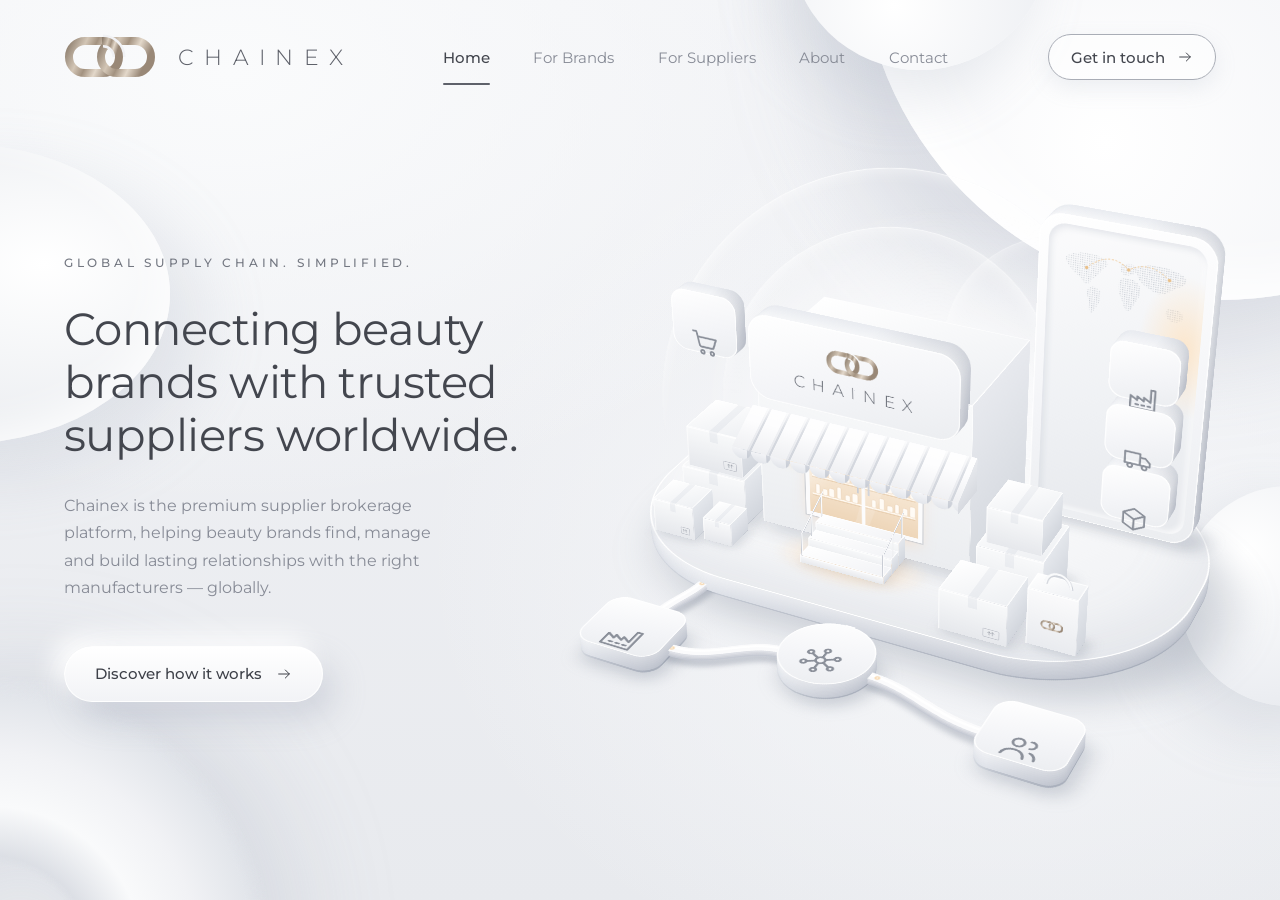
<file: hero.html>
<!doctype html>
<html lang="en">
<head>
<meta charset="utf-8">
<meta name="viewport" content="width=device-width, initial-scale=1, viewport-fit=cover">
<title>Chainex Hero</title>
<meta name="claude:viewport-fit-sides" content="cover">
<meta name="description" content="Chainex connects beauty brands with trusted suppliers worldwide.">
<link rel="preconnect" href="https://fonts.googleapis.com">
<link rel="preconnect" href="https://fonts.gstatic.com" crossorigin>
<link rel="stylesheet" href="https://fonts.googleapis.com/css2?family=Montserrat:wght@300;400;500&display=swap">
<style>
/* Layout: porcelain neumorphism — copy on the left, a CSS-3D clay storefront on the right, soft white blobs around the edges. Deliberate single light theme. */
:root {
  --bg: #EEF0F3;
  --bg-hi: #FAFBFC;
  --ink: #43464E;
  --ink-soft: #5E616A;
  --muted: #878B96;
  --line: #A9ADB6;
  --white: #FFFFFF;
  --shadow: 152, 160, 178;   /* rgb of the cool grey drop shadow */
  --taupe-1: #8E7F6F;
  --taupe-2: #D9CCBC;
  --warm: #F4D9B8;

  --f: "Montserrat", "Avenir Next", "Segoe UI", system-ui, sans-serif;
  color-scheme: light;
}

*, *::before, *::after { box-sizing: border-box; }
html, body { height: 100%; }
body {
  margin: 0;
  font-family: var(--f);
  color: var(--ink);
  background:
    radial-gradient(1100px 700px at 18% 8%, var(--bg-hi), rgba(250,251,252,0) 62%),
    radial-gradient(900px 700px at 78% 62%, #F7F8FA, rgba(247,248,250,0) 64%),
    linear-gradient(180deg, #F2F3F6, #E8EAEE);
  background-color: var(--bg);
  -webkit-font-smoothing: antialiased;
}
a { color: inherit; }
:focus-visible { outline: 1.5px solid var(--ink-soft); outline-offset: 4px; border-radius: 999px; }

.page { position: relative; min-height: 100%; overflow: hidden; display: flex; flex-direction: column; }
.wrap {
  width: 100%; max-width: 1600px; margin-inline: auto;
  padding-left: max(20px, env(safe-area-inset-left, 0px));
  padding-right: max(20px, env(safe-area-inset-right, 0px));
}
@media (min-width: 900px) {
  .wrap { padding-left: max(64px, env(safe-area-inset-left, 0px)); padding-right: max(64px, env(safe-area-inset-right, 0px)); }
}

/* Background blobs */
.bg { position: absolute; inset: 0; pointer-events: none; z-index: 0; }
.blob { position: absolute; border-radius: 50%; }
.blob-tr {
  width: 720px; height: 720px; right: -300px; top: -420px;
  background: radial-gradient(circle at 34% 78%, #FFFFFF 0%, #F3F4F7 42%, #E3E6EB 78%);
  box-shadow: -40px 50px 100px rgba(var(--shadow), .26), inset 24px -24px 60px rgba(255,255,255,.9);
}
.blob-tr2 {
  width: 260px; height: 260px; right: 18%; top: -190px;
  background: radial-gradient(circle at 40% 75%, #FFFFFF, #ECEEF2 70%);
  box-shadow: -20px 30px 60px rgba(var(--shadow), .18);
}
.blob-bl {
  width: 640px; height: 640px; left: -330px; bottom: -380px;
  background: radial-gradient(circle at 50% 50%, rgba(238,240,243,0) 0 21%, #DCDFE5 23%, #F9FAFB 34%, #F1F2F5 46%, #E3E6EB 58%, rgba(232,234,238,0) 63%);
  filter: drop-shadow(30px -20px 50px rgba(var(--shadow), .22));
}
.blob-l {
  width: 420px; height: 300px; left: -250px; top: 16%;
  background: radial-gradient(ellipse at 70% 40%, #FFFFFF, #EEF0F3 60%, #E4E7EB);
  box-shadow: 30px 30px 70px rgba(var(--shadow), .2), inset -10px -10px 40px rgba(255,255,255,.8);
}
.blob-r {
  width: 220px; height: 220px; right: -120px; top: 54%;
  background: radial-gradient(circle at 30% 30%, #FFFFFF, #ECEEF2 65%, #E1E4E9);
  box-shadow: -24px 24px 60px rgba(var(--shadow), .22);
}

/* Nav */
.nav { position: relative; z-index: 3; padding-top: calc(34px + env(safe-area-inset-top, 0px)); }
.nav .wrap { display: flex; align-items: center; justify-content: space-between; gap: 24px; }
.brand { display: inline-flex; align-items: center; gap: 22px; text-decoration: none; }
.brand svg { width: 92px; height: 46px; flex: none; }
.brand span { font: 300 1.4rem/1 var(--f); letter-spacing: 0.46em; color: var(--ink-soft); margin-right: -0.46em; }
.links { display: none; gap: clamp(28px, 3.4vw, 56px); font-size: 0.9375rem; }
.links a { position: relative; text-decoration: none; color: var(--muted); padding-block: 8px; transition: color .25s; }
.links a:hover { color: var(--ink); }
.links a[aria-current="page"] { color: var(--ink); font-weight: 500; }
.links a[aria-current="page"]::after { content: ""; position: absolute; left: 0; right: 0; bottom: -10px; height: 1.5px; border-radius: 2px; background: var(--ink-soft); }
@media (min-width: 1060px) { .links { display: flex; } }
.pill {
  display: inline-flex; align-items: center; gap: 12px; flex: none;
  padding: 14px 22px; border-radius: 999px; border: 1px solid var(--line);
  background: rgba(255,255,255,.35); color: var(--ink);
  font: 500 0.9375rem/1 var(--f); text-decoration: none;
  box-shadow: 0 8px 22px rgba(var(--shadow), .16), inset 0 1px 0 rgba(255,255,255,.8);
  transition: background-color .3s, box-shadow .3s, border-color .3s;
}
.pill:hover { background: rgba(255,255,255,.75); border-color: #8F949E; box-shadow: 0 12px 28px rgba(var(--shadow), .24); }
.pill svg, .btn-neu svg { width: 16px; height: 16px; transition: transform .3s cubic-bezier(.2,.7,.2,1); }
.pill:hover svg, .btn-neu:hover svg { transform: translateX(3px); }
@media (max-width: 560px) { .brand svg { width: 56px; height: 28px; } .brand { gap: 10px; } .brand span { font-size: 0.95rem; letter-spacing: 0.3em; margin-right: -0.3em; } .pill { padding: 11px 14px; gap: 8px; font-size: 0.84rem; } }

/* Hero */
.hero { position: relative; z-index: 2; flex: 1; display: flex; align-items: center; }
.hero .wrap { display: grid; gap: 8px; align-items: center; padding-block: 40px 56px; }
@media (min-width: 1100px) { .hero .wrap { grid-template-columns: minmax(0, 0.92fr) minmax(0, 1.08fr); gap: 0; padding-block: 24px 48px; } }
.copy { min-width: 0; max-width: 600px; }
.eyebrow { margin: 0 0 30px; font: 500 0.78rem/1.4 var(--f); letter-spacing: 0.3em; text-transform: uppercase; color: #737781; }
h1 {
  margin: 0; font: 400 clamp(2.1rem, 1.15rem + 2.1vw, 3.15rem)/1.18 var(--f);
  letter-spacing: -0.012em; color: var(--ink); max-width: 13em; text-wrap: balance;
}
.lede { margin: 30px 0 0; max-width: 24em; font: 400 1rem/1.72 var(--f); color: var(--muted); }
.btn-neu {
  display: inline-flex; align-items: center; gap: 14px; margin-top: 44px;
  padding: 19px 30px; border-radius: 999px; text-decoration: none;
  font: 500 0.9375rem/1 var(--f); color: #3E4149;
  background: linear-gradient(180deg, #FFFFFF, #F2F3F6);
  border: 1px solid rgba(255,255,255,.95);
  box-shadow: 12px 16px 32px rgba(var(--shadow), .30), -10px -10px 24px rgba(255,255,255,.95), inset 0 1px 0 #FFFFFF;
  transition: box-shadow .35s cubic-bezier(.2,.7,.2,1), transform .35s cubic-bezier(.2,.7,.2,1);
}
.btn-neu:hover { transform: translateY(-2px); box-shadow: 16px 22px 40px rgba(var(--shadow), .34), -10px -10px 24px rgba(255,255,255,.95), inset 0 1px 0 #FFFFFF; }
.btn-neu:active { transform: none; box-shadow: inset 5px 5px 12px rgba(var(--shadow), .32), inset -5px -5px 12px #FFFFFF; }

/* 3D stage */
.stage { position: relative; width: 100%; min-width: 0; height: 600px; }
.stage-inner {
  position: absolute; left: 50%; top: 0; width: 840px; height: 700px;
  transform: translateX(-50%) scale(var(--s, 1)); transform-origin: 50% 0;
  perspective: 2400px; perspective-origin: 50% 38%;
}
.halo { position: absolute; left: 140px; top: -10px; width: 640px; height: 520px; background: radial-gradient(closest-side, rgba(255,255,255,.95), rgba(255,255,255,0)); }
.ring {
  position: absolute; border-radius: 50%;
  border: 1.5px solid rgba(255,255,255,.95);
  box-shadow: 0 0 0 1px rgba(196,201,210,.22), 0 0 26px rgba(255,255,255,.95), inset 0 0 22px rgba(255,255,255,.7);
  -webkit-mask-image: linear-gradient(180deg, #000 30%, rgba(0,0,0,0) 62%); mask-image: linear-gradient(180deg, #000 30%, rgba(0,0,0,0) 62%);
}
.ring.r1 { width: 600px; height: 600px; left: 100px; top: -60px; }
.ring.r2 { width: 440px; height: 440px; left: 180px; top: 18px; }
.ring.r3 { width: 300px; height: 300px; left: 470px; top: 30px; opacity: .7; }
.cam {
  position: absolute; left: 50%; top: 50%; width: 1000px; height: 1000px; margin: -500px 0 0 -500px;
  transform-style: preserve-3d;
  transform: translateY(116px) rotateX(calc(60deg + var(--py, 0) * 2.5deg)) rotateZ(calc(var(--px, 0) * 3.5deg));
  transition: transform 1s cubic-bezier(.2,.7,.2,1);
}
.world { position: absolute; inset: 0; transform-style: preserve-3d; transform: rotateZ(25deg); animation: sway 18s ease-in-out infinite alternate; }
.grp { position: absolute; left: 0; top: 0; transform-style: preserve-3d; }
.bob { animation: bob 6s ease-in-out infinite; }

/* Faces */
.f { position: absolute; left: 0; top: 0; transform-origin: 0 0; backface-visibility: hidden; -webkit-backface-visibility: hidden; }
.f.both { backface-visibility: visible; -webkit-backface-visibility: visible; }
.top { background: linear-gradient(135deg, #FFFFFF, #EEF0F3); box-shadow: inset 0 0 0 1.5px rgba(255,255,255,.95); }
.front { background: linear-gradient(180deg, #F8F9FA, #E6E8EC); box-shadow: inset 0 1.5px 0 rgba(255,255,255,.95), inset 1.5px 0 0 rgba(255,255,255,.7); }
.right { background: linear-gradient(180deg, #E4E7EC, #D2D6DD); box-shadow: inset 1.5px 0 0 rgba(255,255,255,.65); }
.left, .back { background: #E7E9ED; }
.shadow { border-radius: 12px; background: rgba(110, 118, 136, .28); }
.warm { border-radius: 50%; background: radial-gradient(closest-side, rgba(255, 206, 150, .55), rgba(255, 206, 150, 0)); filter: blur(6px); }

.cap { box-shadow: inset 0 0 0 1.5px rgba(255,255,255,.95); }
.plat.cap {
  background: radial-gradient(120% 130% at 28% 18%, #FFFFFF 0%, #F4F5F7 50%, #E9EBEF 100%);
  box-shadow: inset 0 0 0 2px #FFFFFF, inset -30px -40px 80px rgba(var(--shadow), .10);
}
.sign.cap, .phone.cap, .tile.cap, .hub.cap { background: linear-gradient(165deg, #FFFFFF 0%, #F3F4F7 60%, #EBEDF0 100%); }
.tile.cap, .hub.cap, .sign.cap { display: grid; place-items: center; }
.ico { width: 46%; height: 46%; color: #8B909A; overflow: visible; }

/* Store front */
.wall.front { background: linear-gradient(180deg, #F9FAFB, #EBEDF0); }
.wall.right { background: linear-gradient(90deg, rgba(255,255,255,.75) 0 2px, rgba(255,255,255,0) 2px), linear-gradient(180deg, #E7E9EE, #D5D9DF); }
.glass {
  position: absolute; left: 72px; top: 98px; width: 156px; height: 116px; border-radius: 3px 3px 0 0; overflow: hidden;
  box-shadow: 0 0 0 6px #FBFBFC, 0 0 0 7.5px rgba(176,182,194,.55), 0 10px 24px rgba(255,196,140,.35);
}
.glass svg { display: block; width: 100%; height: 100%; }
.lamp {
  position: absolute; top: 122px; width: 9px; height: 20px; border-radius: 5px;
  background: radial-gradient(circle at 50% 40%, #FFF9EF, #F2D6B0);
  box-shadow: 0 0 0 2px #FBFBFC, 0 0 14px 5px rgba(255,212,160,.7);
  animation: flicker 5s ease-in-out infinite;
}
.lamp.l1 { left: 40px; } .lamp.l2 { right: 40px; animation-delay: -2.4s; }
.awning {
  background:
    linear-gradient(180deg, rgba(255,255,255,.7), rgba(255,255,255,0) 35%, rgba(120,128,146,.10) 100%),
    repeating-linear-gradient(90deg, #FDFDFE 0 22px, #F1F2F5 22px 25px, #DADDE3 25px 28px);
}
.valance {
  background: linear-gradient(180deg, #F4F5F7, #E2E5EA), repeating-linear-gradient(90deg, #FDFDFE 0 22px, #DADDE3 22px 28px);
  background-blend-mode: multiply;
  -webkit-mask: radial-gradient(circle at 14px 0, #000 14px, transparent 14.5px) 0 0 / 28px 16px repeat-x;
          mask: radial-gradient(circle at 14px 0, #000 14px, transparent 14.5px) 0 0 / 28px 16px repeat-x;
}
.aw-side { background: linear-gradient(180deg, #E8EAEE, #D7DAE0); clip-path: polygon(100% 0, 0 66%, 0 100%, 100% 100%); }
.step.top { background: linear-gradient(135deg, #FFFFFF, #F2F3F6); }

/* Sign */
.sign-in { display: grid; justify-items: center; gap: 10px; }
.sign-in svg { width: 72px; height: 36px; }
.sign-in span { font: 300 23px/1 var(--f); letter-spacing: .42em; margin-right: -.42em; color: #6E727B; }

/* Phone */
.screen {
  position: absolute; inset: 13px; border-radius: 24px; overflow: hidden;
  background: linear-gradient(165deg, #FBFBFC 0%, #EFF1F4 58%, #E7E9ED 100%);
  box-shadow: inset 3px 4px 10px rgba(var(--shadow), .22), inset -3px -3px 8px rgba(255,255,255,.95);
}
.screen svg { position: absolute; left: 8px; right: 8px; top: 22px; width: calc(100% - 16px); height: auto; }
.screen::after {
  content: ""; position: absolute; right: -40px; top: 40px; width: 120px; height: 200px;
  background: radial-gradient(closest-side, rgba(255,226,190,.75), rgba(255,226,190,0));
  animation: glow 7s ease-in-out infinite;
}

/* Cards (boxes) */
.card.top::after { content: ""; position: absolute; left: 43%; width: 14%; top: 0; bottom: 0; background: rgba(150,158,175,.10); }
.card.front::before { content: ""; position: absolute; left: 43%; width: 14%; top: 0; height: 26%; background: rgba(150,158,175,.10); }
.lbl { position: absolute; right: 10%; bottom: 12%; width: 24%; height: 22%; border: 1px solid rgba(132,138,152,.4); border-radius: 2px; display: grid; place-items: center; }
.lbl svg { width: 70%; height: 70%; color: #8E939D; }
.bag.front { display: grid; place-items: center; background: linear-gradient(180deg, #FAFAFB, #E9EBEF); }
.bag.front svg { width: 46%; height: 24%; margin-top: 18%; }

@keyframes sway { from { transform: rotateZ(23deg); } to { transform: rotateZ(27deg); } }
@keyframes bob { 0%, 100% { translate: 0 0 0; } 50% { translate: 0 0 12px; } }
@keyframes flicker { 0%, 100% { opacity: 1; } 50% { opacity: .82; } }
@keyframes glow { 0%, 100% { opacity: .7; } 50% { opacity: 1; } }

@media (prefers-reduced-motion: reduce) {
  *, *::before, *::after { animation: none !important; transition: none !important; }
}
</style>
</head>
<body>

<svg width="0" height="0" style="position:absolute" aria-hidden="true" focusable="false">
  <defs>
    <linearGradient id="g-taupe" x1="0" y1="0" x2="1" y2="0.3">
      <stop offset="0" stop-color="#8E7F6F"/><stop offset=".32" stop-color="#D3C6B6"/><stop offset=".52" stop-color="#A39280"/><stop offset=".74" stop-color="#E3D8CA"/><stop offset="1" stop-color="#998877"/>
    </linearGradient>
    <linearGradient id="g-wall" x1="0" y1="0" x2="0" y2="1"><stop offset="0" stop-color="#FDF4E8"/><stop offset="1" stop-color="#EED6B9"/></linearGradient>
    <linearGradient id="g-shine" x1="0" y1="0" x2="1" y2="1"><stop offset="0" stop-color="#fff" stop-opacity=".55"/><stop offset=".5" stop-color="#fff" stop-opacity="0"/></linearGradient>
    <pattern id="p-dots" width="3.2" height="3.2" patternUnits="userSpaceOnUse"><circle cx="1.6" cy="1.6" r=".85" fill="#C3C8D0"/></pattern>
    <radialGradient id="g-pkt"><stop offset="0" stop-color="#FFFFFF"/><stop offset=".45" stop-color="#F6D7AE"/><stop offset="1" stop-color="#F6D7AE" stop-opacity="0"/></radialGradient>
  </defs>
  <symbol id="logo" viewBox="0 0 92 46">
    <rect x="5" y="7" width="50" height="32" rx="16" fill="none" stroke="url(#g-taupe)" stroke-width="8"/>
    <rect x="37" y="7" width="50" height="32" rx="16" fill="none" stroke="url(#g-taupe)" stroke-width="8"/>
    <path d="M39 7 A16 16 0 0 1 55 23" fill="none" stroke="var(--gap, #EFF1F4)" stroke-width="13"/>
    <path d="M38 7 A16 16 0 0 1 55 23" fill="none" stroke="url(#g-taupe)" stroke-width="8"/>
  </symbol>
  <symbol id="i-arrow" viewBox="0 0 24 24"><path fill="none" stroke="currentColor" stroke-width="1.5" stroke-linecap="round" stroke-linejoin="round" d="M4 12h16M14 6l6 6-6 6"/></symbol>
  <symbol id="i-cart" viewBox="0 0 24 24"><g fill="none" stroke="currentColor" stroke-width="1.5" stroke-linecap="round" stroke-linejoin="round"><path d="M2.5 4h2.6l2.3 10.3a1.5 1.5 0 0 0 1.5 1.2h8.4a1.5 1.5 0 0 0 1.4-1.1L20.8 8H6"/><circle cx="9.6" cy="19.6" r="1.4"/><circle cx="17.2" cy="19.6" r="1.4"/></g></symbol>
  <symbol id="i-factory" viewBox="0 0 24 24"><g fill="none" stroke="currentColor" stroke-width="1.5" stroke-linecap="round" stroke-linejoin="round"><path d="M3 20.5V11l5 3v-3l5 3v-3l5 3V4h3v16.5z"/><path d="M7 17.5h2M11.5 17.5h2M16 17.5h2"/></g></symbol>
  <symbol id="i-truck" viewBox="0 0 24 24"><g fill="none" stroke="currentColor" stroke-width="1.5" stroke-linecap="round" stroke-linejoin="round"><path d="M2 6.5h11.5v9.5H2zM13.5 9.5h4l3.5 3.5v3h-7.5"/><circle cx="6" cy="17.6" r="1.8"/><circle cx="17" cy="17.6" r="1.8"/></g></symbol>
  <symbol id="i-cube" viewBox="0 0 24 24"><g fill="none" stroke="currentColor" stroke-width="1.5" stroke-linejoin="round"><path d="M12 2.8l8.2 4.6v9.2L12 21.2l-8.2-4.6V7.4z"/><path d="M3.8 7.4L12 12l8.2-4.6M12 12v9.2"/></g></symbol>
  <symbol id="i-hub" viewBox="0 0 24 24"><g fill="none" stroke="currentColor" stroke-width="1.4" stroke-linecap="round"><circle cx="12" cy="12" r="2.6"/><circle cx="12" cy="3.4" r="1.5"/><circle cx="12" cy="20.6" r="1.5"/><circle cx="4.2" cy="7.6" r="1.5"/><circle cx="19.8" cy="7.6" r="1.5"/><circle cx="4.2" cy="16.4" r="1.5"/><circle cx="19.8" cy="16.4" r="1.5"/><path d="M12 9.4V4.9M12 14.6v4.5M9.8 10.7 5.5 8.3M14.2 10.7l4.3-2.4M9.8 13.3l-4.3 2.4M14.2 13.3l4.3 2.4"/></g></symbol>
  <symbol id="i-people" viewBox="0 0 24 24"><g fill="none" stroke="currentColor" stroke-width="1.5" stroke-linecap="round"><circle cx="9" cy="8" r="3.2"/><path d="M2.8 19.5c.4-3.4 2.9-5.4 6.2-5.4s5.8 2 6.2 5.4"/><path d="M15.2 5.1a2.8 2.8 0 1 1 .9 5.5M17.4 13.9c2.2.6 3.6 2.4 3.8 4.9"/></g></symbol>
  <symbol id="i-up" viewBox="0 0 20 14"><g fill="none" stroke="currentColor" stroke-width="1.4" stroke-linecap="round" stroke-linejoin="round"><path d="M6 12V3M3 6l3-3 3 3M14 12V3M11 6l3-3 3 3"/></g></symbol>
</svg>

<div class="page">
  <div class="bg" aria-hidden="true">
    <span class="blob blob-tr"></span>
    <span class="blob blob-tr2"></span>
    <span class="blob blob-l"></span>
    <span class="blob blob-r"></span>
    <span class="blob blob-bl"></span>
  </div>

  <header class="nav">
    <div class="wrap">
      <a class="brand" href="#" aria-label="Chainex home">
        <svg aria-hidden="true"><use href="#logo" style="--gap:#F1F2F5"/></svg>
        <span>CHAINEX</span>
      </a>
      <nav class="links" aria-label="Main">
        <a href="#" aria-current="page">Home</a>
        <a href="#">For Brands</a>
        <a href="#">For Suppliers</a>
        <a href="#">About</a>
        <a href="#">Contact</a>
      </nav>
      <a class="pill" href="#">Get in touch <svg aria-hidden="true"><use href="#i-arrow"/></svg></a>
    </div>
  </header>

  <main class="hero">
    <div class="wrap">
      <div class="copy">
        <p class="eyebrow">Global supply chain. Simplified.</p>
        <h1>Connecting beauty brands with trusted suppliers worldwide.</h1>
        <p class="lede">Chainex is the premium supplier brokerage platform, helping beauty brands find, manage and build lasting relationships with the right manufacturers — globally.</p>
        <a class="btn-neu" href="#">Discover how it works <svg aria-hidden="true"><use href="#i-arrow"/></svg></a>
      </div>

      <div class="stage" id="stage" aria-hidden="true">
        <div class="stage-inner">
          <div class="halo"></div>
          <span class="ring r1"></span><span class="ring r2"></span><span class="ring r3"></span>
          <div class="cam" id="cam"><div class="world" id="world"></div></div>
        </div>
      </div>
    </div>
  </main>
</div>

<script>
(function () {
  var world = document.getElementById('world');
  var reduce = window.matchMedia('(prefers-reduced-motion: reduce)').matches;
  var X = [1,0,0], Y = [0,1,0], Z = [0,0,1], nX = [-1,0,0], nY = [0,-1,0], nZ = [0,0,-1];
  var P = 28; /* platform height: everything on the platform starts here */

  function add(a, b, k) { return [a[0] + b[0]*k, a[1] + b[1]*k, a[2] + b[2]*k]; }
  /* Map a face's local u/v axes onto world vectors: x right, y toward the viewer, z up. */
  function mat(O, U, V) {
    var N = [U[1]*V[2] - U[2]*V[1], U[2]*V[0] - U[0]*V[2], U[0]*V[1] - U[1]*V[0]];
    return 'matrix3d(' + [U[0],U[1],U[2],0, V[0],V[1],V[2],0, N[0],N[1],N[2],0, O[0],O[1],O[2],1].join(',') + ')';
  }
  function face(cls, w, h, O, U, V, html, parent) {
    var d = document.createElement('div');
    d.className = 'f ' + cls;
    d.style.width = w + 'px'; d.style.height = h + 'px';
    d.style.transform = mat(O, U, V);
    if (html) d.innerHTML = html;
    (parent || world).appendChild(d);
    return d;
  }
  function box(x, y, z, w, d, h, m, o) {
    o = o || {};
    face(m + ' top',   w, d, [x, y, z + h],         X,  Y,  o.top,   o.parent);
    face(m + ' front', w, h, [x, y + d, z + h],     X,  nZ, o.front, o.parent);
    face(m + ' right', d, h, [x + w, y + d, z + h], nY, nZ, o.right, o.parent);
    face(m + ' left',  d, h, [x, y, z + h],         Y,  nZ, '',      o.parent);
    face(m + ' back',  w, h, [x + w, y, z + h],     nX, nZ, '',      o.parent);
  }
  /* Rounded solids: stack thin copies of the outline, then a cap. Each copy carries a
     gradient so the visible rim reads lighter on top/front and darker on the right. */
  function rim(horizontal, k) {
    if (horizontal) {
      return 'linear-gradient(100deg, hsl(220 18% ' + (89 + 6*k) + '%) 30%, hsl(222 13% ' + (76 + 9*k) + '%))';
    }
    return 'linear-gradient(90deg, rgba(0,0,0,0) 58%, rgba(70,78,96,' + (0.14 - 0.04*k) + ')), linear-gradient(180deg, hsl(220 20% ' + (93 + 4*k) + '%), hsl(222 13% ' + (79 + 6*k) + '%))';
  }
  function solid(O, U, V, N, w, h, t, step, m, cap, radius, parent) {
    var horizontal = N[2] === 1, n = Math.max(1, Math.round(t / step));
    for (var i = 0; i < n; i++) {
      var k = i / n, el = face(m + ' rim', w, h, add(O, N, t * k), U, V, '', parent);
      el.style.background = rim(horizontal, k);
      el.style.borderRadius = radius;
    }
    var c = face(m + ' cap', w, h, add(O, N, t), U, V, cap, parent);
    c.style.borderRadius = radius;
    return c;
  }
  function shadow(x, y, z, w, d, blur, alpha, radius, parent) {
    var s = face('shadow', w, d, [x, y, z], X, Y, '', parent);
    s.style.filter = 'blur(' + blur + 'px)';
    s.style.opacity = alpha / 0.28;
    if (radius) s.style.borderRadius = radius;
    return s;
  }
  function icon(id) { return '<svg class="ico"><use href="#i-' + id + '"/></svg>'; }

  /* Ground: platform shadow and tubes */
  shadow(150, 250, 0.2, 770, 440, 30, .34, '210px');
  var tubes = [
    'M500 650 L500 690',
    'M318 792 C380 792 392 742 446 738',
    'M564 738 C626 740 664 776 731 776',
    'M286 650 C283 690 268 705 266 742'
  ];
  function tubeSVG(stroke, width, extra) {
    return '<svg viewBox="0 560 1000 440" width="1000" height="440" style="display:block;overflow:visible">' +
      tubes.map(function (d) { return '<path d="' + d + '" fill="none" stroke="' + stroke + '" stroke-width="' + width + '" stroke-linecap="round"/>'; }).join('') + (extra || '') + '</svg>';
  }
  var tubeShadow = face('tube', 1000, 440, [6, 566, 0.3], X, Y, tubeSVG('rgba(110,118,136,.32)', 18));
  tubeShadow.style.filter = 'blur(5px)';
  [2, 4, 6, 8].forEach(function (z, i) { face('tube', 1000, 440, [0, 560, z], X, Y, tubeSVG('hsl(222 13% ' + (80 + i*3) + '%)', 14)); });
  var packets = tubes.map(function (d, i) {
    return '<circle r="4.5" fill="url(#g-pkt)"><animateMotion dur="' + (3.2 + i * 0.7) + 's" begin="' + (-i * 0.9) + 's" repeatCount="indefinite" path="' + d + '"/></circle>';
  }).join('');
  face('tube', 1000, 440, [0, 560, 10], X, Y,
    tubeSVG('#FBFBFC', 13, '') .replace('</svg>',
      tubes.map(function (d) { return '<path d="' + d + '" fill="none" stroke="#FFFFFF" stroke-width="4" stroke-linecap="round" transform="translate(-1.5 -1.5)"/>'; }).join('') + packets + '</svg>'));

  /* Network nodes */
  shadow(217, 748, 0.2, 116, 104, 12, .3, '26px');
  solid([209, 740, 0], X, Y, Z, 112, 100, 24, 3, 'tile', icon('factory'), '24px');
  shadow(453, 683, 0.2, 124, 124, 12, .3, '50%');
  solid([445, 675, 0], X, Y, Z, 120, 120, 22, 2, 'hub', icon('hub'), '50%');
  shadow(737, 733, 0.2, 116, 104, 12, .3, '26px');
  solid([729, 725, 0], X, Y, Z, 112, 100, 24, 3, 'tile', icon('people'), '24px');

  /* Platform */
  solid([120, 220, 0], X, Y, Z, 760, 440, P, 2, 'plat', '', '200px');

  /* Contact shadows on the platform */
  var S = P + 0.6;
  shadow(306, 324, S, 318, 212, 16, .26, '14px');      /* store */
  shadow(614, 302, S, 240, 52, 12, .26, '20px');       /* phone */
  shadow(194, 448, S, 104, 98, 10, .24, '8px');        /* left stack */
  shadow(184, 548, S, 66, 58, 9, .22, '8px');
  shadow(254, 548, S, 46, 48, 8, .2, '8px');
  shadow(629, 468, S, 98, 96, 10, .24, '8px');         /* right stack */
  shadow(614, 572, S, 96, 74, 9, .22, '8px');
  shadow(722, 586, S, 70, 42, 8, .22, '8px');
  shadow(392, 518, S, 124, 72, 8, .18, '6px');         /* steps */
  face('warm', 220, 110, [342, 506, P + 0.9], X, Y);   /* light spilling from the doors */

  /* Store */
  var interior =
    '<svg viewBox="0 0 156 116" preserveAspectRatio="none">' +
      '<rect width="156" height="116" fill="url(#g-wall)"/>' +
      [30, 58, 86].map(function (y) {
        return '<rect x="4" y="' + y + '" width="148" height="2.4" fill="#FFF9F1"/><rect x="4" y="' + (y + 2.4) + '" width="148" height="1.6" fill="#E3C7A6" opacity=".7"/>';
      }).join('') +
      (function () {
        var out = '', xs = [9, 19, 28, 40, 52, 62, 90, 101, 112, 123, 134, 144], hs = [12, 17, 9, 14, 11, 16, 15, 10, 13, 18, 9, 14];
        [30, 58, 86].forEach(function (y, r) {
          xs.forEach(function (x, i) {
            var h = hs[(i + r * 3) % hs.length], w = 6 + (i % 3);
            out += '<rect x="' + x + '" y="' + (y - h) + '" width="' + w + '" height="' + h + '" rx="2" fill="#FFFBF5" stroke="#E7CFB2" stroke-width=".6"/>';
          });
        });
        return out;
      })() +
      '<rect x="75.5" y="0" width="5" height="116" fill="#FBFBFC"/>' +
      '<rect x="69" y="52" width="2.6" height="18" rx="1.3" fill="#C9CDD5"/><rect x="84.4" y="52" width="2.6" height="18" rx="1.3" fill="#C9CDD5"/>' +
      '<path d="M0 0 H70 L20 116 H0 Z" fill="url(#g-shine)"/><path d="M96 0 H126 L86 116 H66 Z" fill="#fff" opacity=".14"/>' +
    '</svg>';
  box(300, 330, P, 300, 190, 250, 'wall', {
    front: '<div class="glass">' + interior + '</div><i class="lamp l1"></i><i class="lamp l2"></i>'
  });

  /* Steps and railings */
  box(390, 562, P, 120, 24, 12, 'step');
  box(390, 541, P, 120, 21, 24, 'step');
  box(390, 520, P, 120, 21, 36, 'step');
  var rail = '<svg viewBox="0 0 70 84" width="70" height="84" style="display:block;overflow:visible">' +
    '<g fill="none" stroke-linecap="round"><g stroke="#C7CBD3" stroke-width="4.4" transform="translate(.8 1)"><path d="M0 11 L62 40"/><path d="M6 14V48M34 27V60M62 40V72"/></g>' +
    '<g stroke="#FBFBFC" stroke-width="3"><path d="M0 11 L62 40"/><path d="M6 14V48M34 27V60M62 40V72"/></g></g></svg>';
  face('both', 70, 84, [392, 520, P + 84], Y, nZ, rail);
  face('both', 70, 84, [508, 520, P + 84], Y, nZ, rail);

  /* Awning */
  face('awning', 316, 66, [292, 520, P + 178], X, [0, 0.876, -0.483]);
  face('valance', 316, 16, [292, 578, P + 146], X, nZ);
  face('aw-side', 58, 48, [608, 578, P + 178], nY, nZ);

  /* Sign */
  solid([305, 516, P + 328], X, nZ, Y, 290, 120, 30, 2.5, 'sign',
    '<div class="sign-in"><svg><use href="#logo" style="--gap:#F8F9FA"/></svg><span>CHAINEX</span></div>', '30px');

  /* Phone with route icons */
  var map =
    '<svg viewBox="0 0 200 110">' +
      '<g fill="url(#p-dots)">' +
        '<path d="M18 22C30 12 58 10 72 18C80 24 70 30 66 36C62 44 56 46 52 54C48 60 44 58 40 52C34 46 26 44 22 36C18 30 14 26 18 22Z"/>' +
        '<path d="M54 60C62 58 70 64 68 74C66 84 60 94 56 100C52 96 52 86 50 78C48 70 48 62 54 60Z"/>' +
        '<path d="M92 22C100 16 112 16 116 22C118 28 110 32 104 34C98 36 92 32 92 22Z"/>' +
        '<path d="M96 40C106 36 120 40 122 50C124 60 116 70 112 80C108 88 102 86 100 78C98 70 92 64 92 54C92 48 92 42 96 40Z"/>' +
        '<path d="M118 18C134 10 162 12 178 20C186 26 182 34 172 38C164 42 160 50 150 52C142 54 136 48 130 46C122 42 116 36 116 28C116 24 116 20 118 18Z"/>' +
        '<path d="M160 72C168 68 180 70 182 78C184 86 174 90 166 88C160 86 156 78 160 72Z"/>' +
      '</g>' +
      '<path d="M46 34 Q78 2 104 26 Q132 6 160 30" fill="none" stroke="#F1CFA2" stroke-width="1.2" stroke-linecap="round" stroke-dasharray="2 3"/>' +
      '<circle cx="46" cy="34" r="2.4" fill="#E9C08A"/><circle cx="104" cy="26" r="2.4" fill="#E9C08A"/><circle cx="160" cy="30" r="2.4" fill="#E9C08A"/>' +
    '</svg>';
  solid([610, 310, P + 440], X, nZ, Y, 230, 440, 30, 2, 'phone', '<div class="screen">' + map + '</div>', '34px');
  [['factory', 300], ['truck', 210], ['cube', 120]].forEach(function (t) {
    solid([722, 340, P + t[1]], X, nZ, Y, 92, 80, 32, 3, 'tile', icon(t[0]), '20px');
  });

  /* Boxes */
  var label = '<i class="lbl"><svg><use href="#i-up"/></svg></i>';
  box(190, 450, P, 95, 90, 70, 'card', { front: label });
  box(197, 456, P + 70, 82, 78, 60, 'card', { front: label });
  box(180, 548, P, 60, 52, 50, 'card', { front: label });
  box(250, 548, P, 42, 44, 34, 'card');
  box(625, 470, P, 90, 90, 78, 'card', { front: label });
  box(633, 478, P + 78, 74, 70, 52, 'card');
  box(610, 572, P, 90, 68, 60, 'card', { front: label });

  /* Shopping bag */
  box(718, 588, P, 65, 34, 82, 'bag', { front: '<svg><use href="#logo" style="--gap:#F1F2F4"/></svg>' });
  face('both', 41, 30, [730, 605, P + 110], X, nZ,
    '<svg viewBox="0 0 41 30" width="41" height="30" style="display:block;overflow:visible"><path d="M4 30 C4 4 37 4 37 30" fill="none" stroke="#C9CDD5" stroke-width="4.2" transform="translate(.6 .8)"/><path d="M4 30 C4 4 37 4 37 30" fill="none" stroke="#FAFBFC" stroke-width="3"/></svg>');

  /* Floating cart */
  var cartGrp = document.createElement('div');
  cartGrp.className = 'grp bob';
  world.appendChild(cartGrp);
  solid([118, 404, 300], X, nZ, Y, 100, 92, 24, 3, 'tile', icon('cart'), '22px', cartGrp);

  /* Fit the 840×700 stage to its column */
  var stage = document.getElementById('stage');
  function fit() {
    var w = stage.clientWidth, narrow = window.innerWidth < 1100;
    var byWidth = w / (narrow ? 880 : 820);
    var byHeight = narrow ? 2 : (window.innerHeight - 150) / 700;
    var s = Math.max(0.34, Math.min(1.15, byWidth, byHeight));
    stage.style.setProperty('--s', s.toFixed(4));
    stage.style.height = Math.round(700 * s) + 'px';
  }
  fit();
  if (window.ResizeObserver) new ResizeObserver(fit).observe(stage);
  window.addEventListener('resize', fit);

  /* Gentle tilt toward the pointer */
  var cam = document.getElementById('cam');
  if (!reduce && window.matchMedia('(pointer: fine)').matches) {
    document.querySelector('.page').addEventListener('pointermove', function (e) {
      cam.style.setProperty('--px', ((e.clientX / window.innerWidth) - 0.5).toFixed(3));
      cam.style.setProperty('--py', ((e.clientY / window.innerHeight) - 0.5).toFixed(3));
    });
  }
  if (reduce) document.querySelectorAll('#world svg').forEach(function (s) { if (s.pauseAnimations) s.pauseAnimations(); });
})();
</script>
</body>
</html>
</file>
